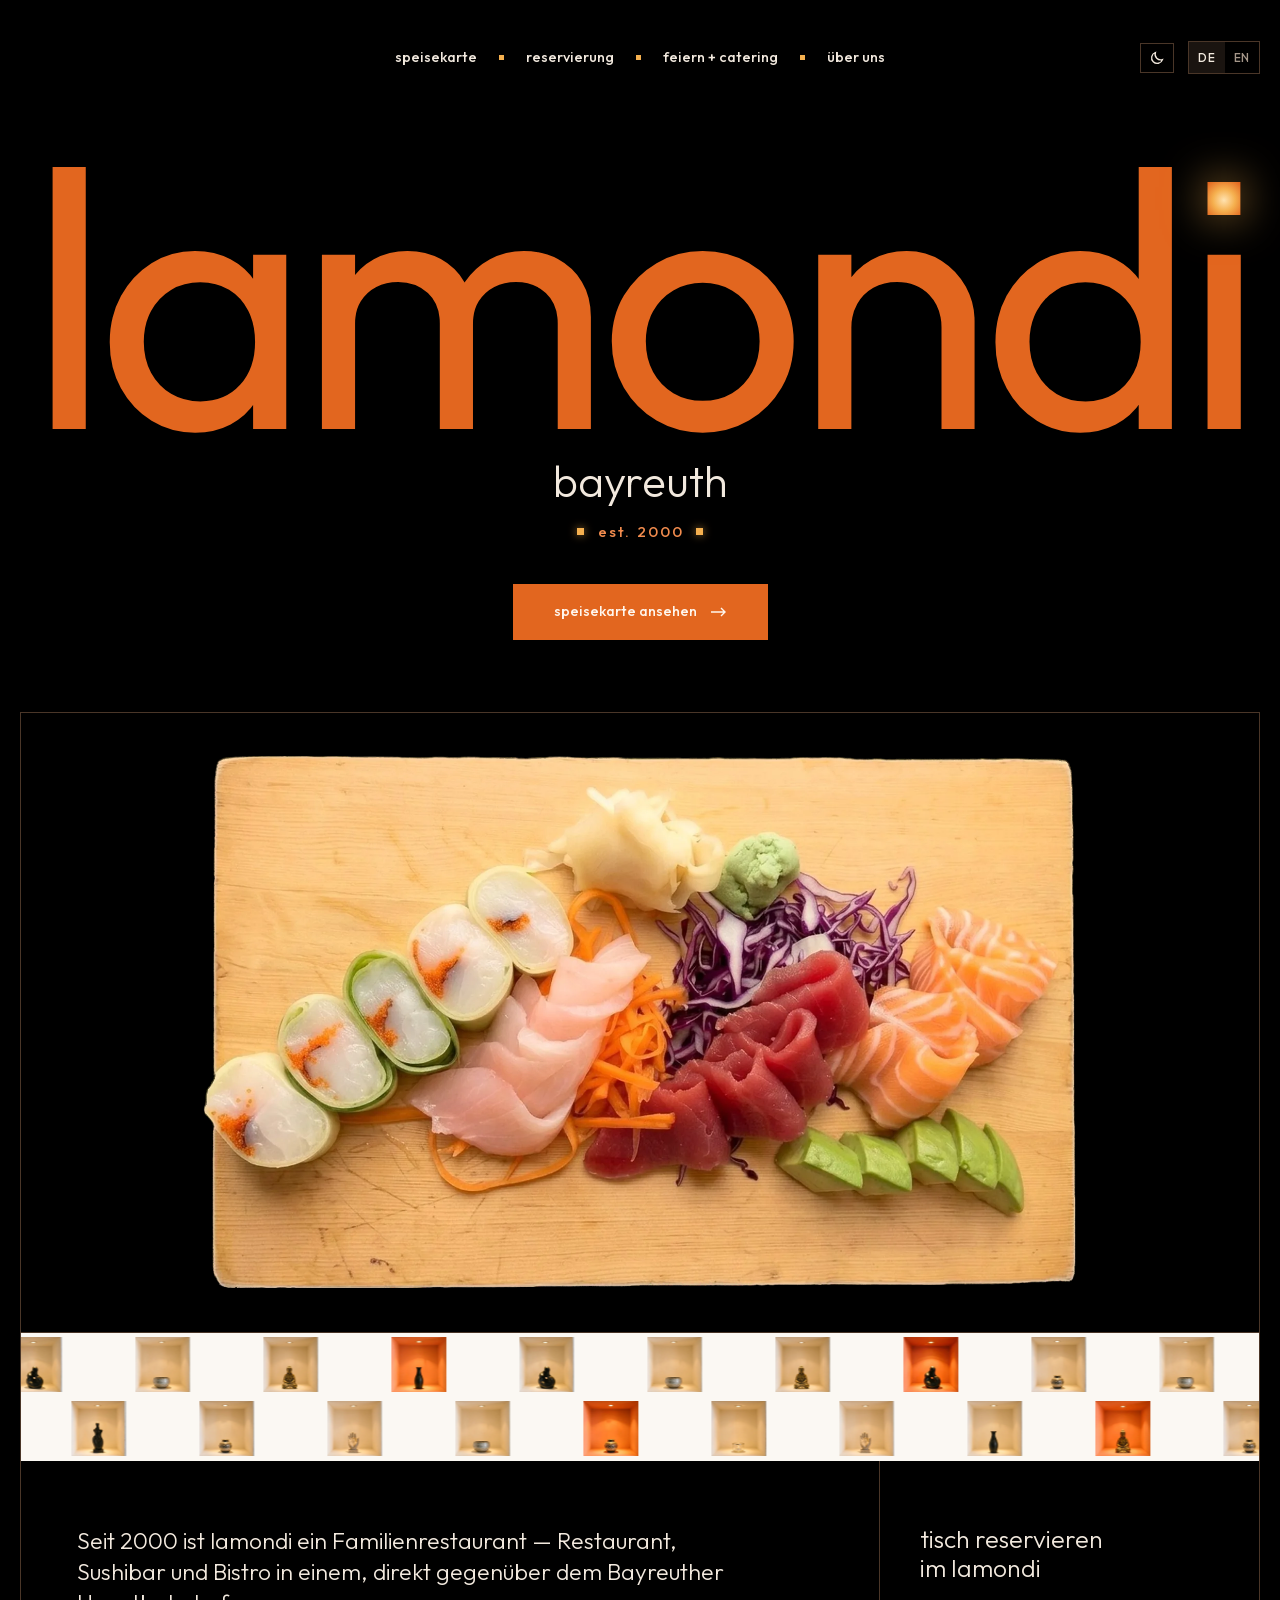
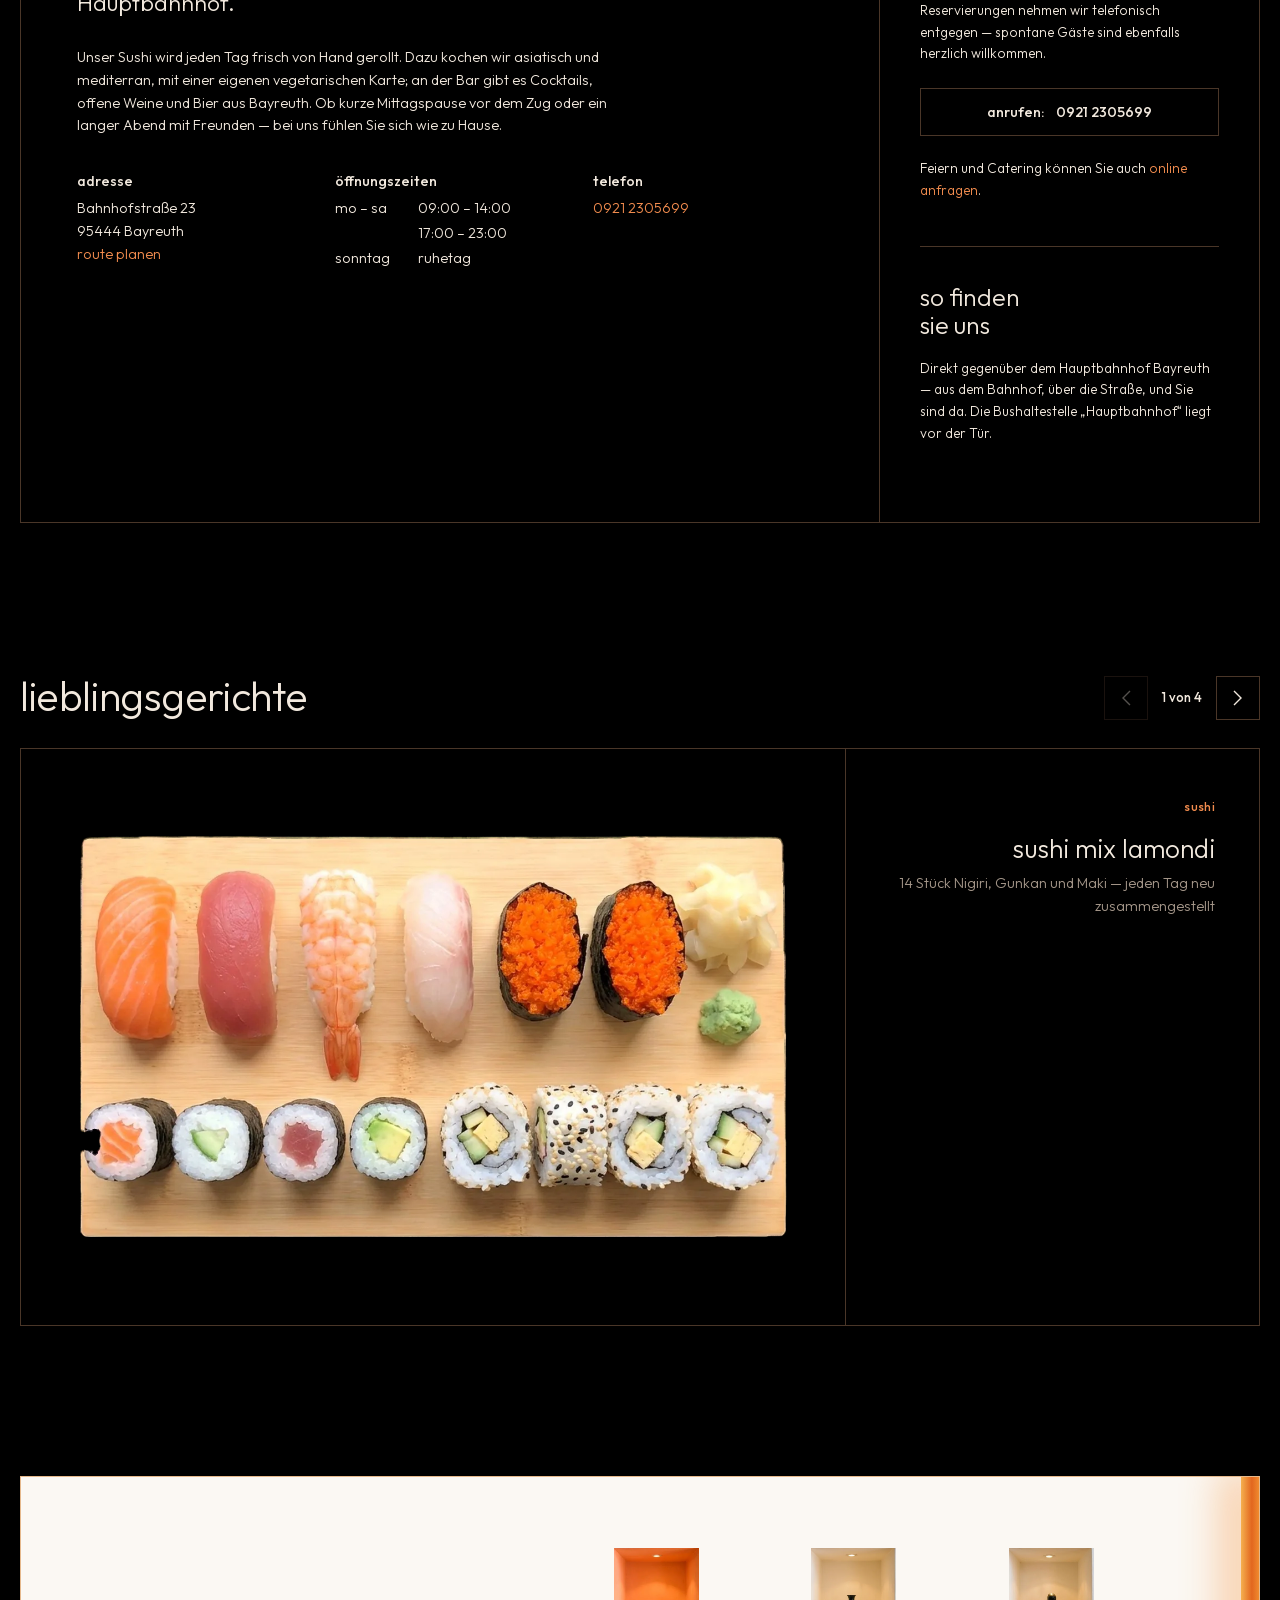
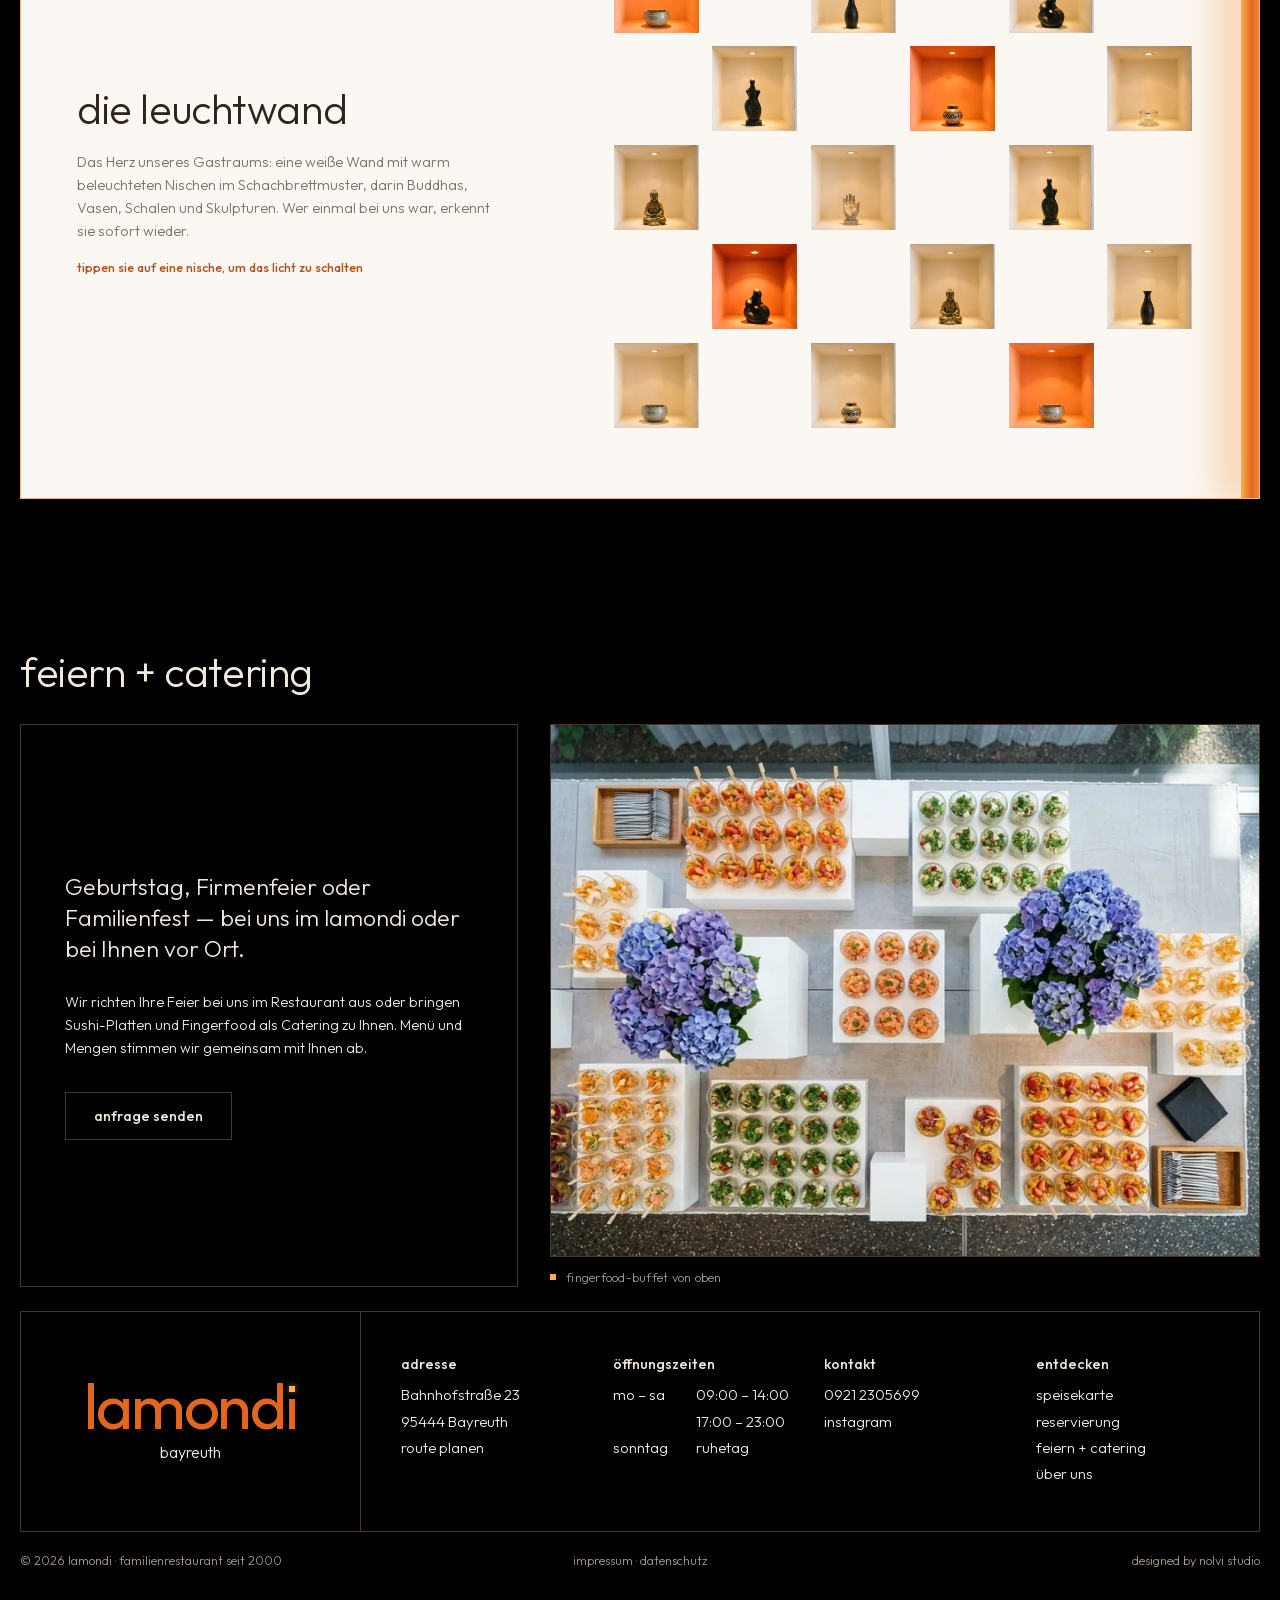
<file: index.html>
<!doctype html>
<html lang="de">
<head>
<meta charset="utf-8">
<meta name="viewport" content="width=device-width, initial-scale=1">
<title>lamondi Bayreuth | Sushi, Bistro + Bar am Hauptbahnhof</title>
<meta name="title-de" content="lamondi Bayreuth | Sushi, Bistro + Bar am Hauptbahnhof">
<meta name="title-en" content="lamondi Bayreuth | Sushi, Bistro + Bar by the Main Station">
<meta name="description" content="lamondi Bayreuth — Restaurant, Sushibar und Bistro direkt gegenüber dem Hauptbahnhof, Familienbetrieb seit 2000. Sushi täglich frisch von Hand, asiatische und mediterrane Küche, Cocktails, offene Weine und Bier aus Bayreuth.">
<!-- Превью ссылки. Сейчас адрес GitHub Pages; при переезде на свой домен заменить https://mrscrawley.github.io/lamondi-site/ -->
<meta property="og:type" content="website">
<meta property="og:site_name" content="lamondi Bayreuth">
<meta property="og:locale" content="de_DE">
<meta property="og:title" content="lamondi Bayreuth | Sushi, Bistro + Bar am Hauptbahnhof">
<meta property="og:description" content="lamondi Bayreuth — Restaurant, Sushibar und Bistro direkt gegenüber dem Hauptbahnhof, Familienbetrieb seit 2000. Sushi täglich frisch von Hand, asiatische und mediterrane Küche, Cocktails, offene Weine und Bier aus Bayreuth.">
<meta property="og:image" content="https://mrscrawley.github.io/lamondi-site/assets/og-image.jpg">
<meta property="og:url" content="https://mrscrawley.github.io/lamondi-site/">
<meta property="og:image:width" content="1200">
<meta property="og:image:height" content="630">
<meta name="twitter:card" content="summary_large_image">
<meta name="theme-color" content="#000000">
<script>try{if(localStorage.getItem("theme")==="light"){document.documentElement.dataset.theme="light";var m=document.querySelector('meta[name="theme-color"]');if(m)m.content="#F8F1E7"}}catch(e){}</script>

<link rel="icon" href="assets/favicon.svg">
<link rel="preload" href="assets/fonts/outfit-latin.woff2" as="font" type="font/woff2" crossorigin>
<!-- страницы сайта готовятся заранее, при наведении на ссылку (Chrome) — переход почти мгновенный -->
<script type="speculationrules">{"prerender":[{"where":{"selector_matches":"a[href$='.html'], a[href*='.html?']"},"eagerness":"moderate"}],"prefetch":[{"where":{"selector_matches":"a[href$='.html'], a[href*='.html#'], a[href*='.html?']"},"eagerness":"eager"}]}</script>
<link rel="stylesheet" href="css/style.css?v=37">
<script src="assets/js/lenis.min.js" defer></script>
<script src="js/site.js?v=40" defer></script>
</head>
<body>
<header id="site-header"></header>

<main>
  <!-- HERO -->
  <section class="hero">
    <div class="container" style="position:relative">
      <h1><span class="hero__word" data-fit><span class="lm" aria-label="lamondi">lamond<span class="idot">ı</span></span></span><span class="hero__sub" style="display:block">bayreuth</span></h1>
      <p class="hero__since"><span>est. 2000</span></p>

      <div class="jump">
        <a class="btn btn--solid btn--menu" href="speisekarte.html"><span data-l="de">speisekarte ansehen</span><span data-l="en">view menu</span><svg class="btn__arrow" viewBox="0 0 16 10" fill="none" stroke="currentColor" stroke-width="1.4" aria-hidden="true"><path d="M0 5h14M10 1l4 4-4 4"/></svg></a>
      </div>
    </div>
  </section>

  <!-- О РЕСТОРАНЕ -->
  <section class="container" id="anfahrt">
    <div class="details border reveal">
      <div class="details__media">
        <img src="assets/img/dish-sashimi-wide.webp?v=a1" srcset="assets/img/dish-sashimi-wide-800.webp?v=a1 800w, assets/img/dish-sashimi-wide.webp?v=a1 2400w" sizes="(max-width: 760px) 100vw, 66vw" alt="Sashimi-Platte auf einem Holzbrett, von oben">
        <!-- видео: положить assets/video.mp4 (H.264) и раскомментировать
        <video data-optional autoplay muted loop playsinline preload="metadata" poster="assets/img/dish-sashimi-wide.jpg?v=d2"><source src="assets/video.mp4" type="video/mp4"></video> -->
      </div>
      <div class="pattern-band" aria-hidden="true"></div>
      <div class="details__grid">
        <div class="details__main">
          <p class="text-xl">
            <span data-l="de">Seit 2000 ist lamondi ein Familienrestaurant — Restaurant, Sushibar und Bistro in einem, direkt gegenüber dem Bayreuther Hauptbahnhof.</span>
            <span data-l="en">A family restaurant since 2000 — lamondi is restaurant, sushi bar and bistro in one, right across from Bayreuth's main station.</span>
          </p>
          <p class="lead">
            <span data-l="de">Unser Sushi wird jeden Tag frisch von Hand gerollt. Dazu kochen wir asiatisch und mediterran, mit einer eigenen vegetarischen Karte; an der Bar gibt es Cocktails, offene Weine und Bier aus Bayreuth. Ob kurze Mittagspause vor dem Zug oder ein langer Abend mit Freunden — bei uns fühlen Sie sich wie zu Hause.</span>
            <span data-l="en">Our sushi is rolled fresh by hand every day. Our kitchen cooks Asian and Mediterranean, with a vegetarian menu of its own; at the bar you'll find cocktails, wine by the glass and beer from Bayreuth. Whether it's a quick lunch before your train or a long evening with friends — make yourself at home.</span>
          </p>
          <div class="info-rows">
            <div>
              <h3><span data-l="de">adresse</span><span data-l="en">address</span></h3>
              <p>Bahnhofstraße 23<br>95444 Bayreuth<br>
              <a data-maps target="_blank" rel="noopener"><span data-l="de">route planen</span><span data-l="en">get directions</span></a></p>
            </div>
            <div>
              <h3><span data-l="de">öffnungszeiten</span><span data-l="en">hours</span></h3>
              <div data-hours></div>
            </div>
            <div>
              <h3><span data-l="de">telefon</span><span data-l="en">phone</span></h3>
              <p><a data-phone></a></p>
            </div>
          </div>
        </div>

        <aside class="details__side">
          <div class="side-block">
            <h2 class="h6"><span data-l="de">tisch reservieren<br>im lamondi</span><span data-l="en">make a reservation<br>at lamondi</span></h2>
            <p><span data-l="de">Reservierungen nehmen wir telefonisch entgegen — spontane Gäste sind ebenfalls herzlich willkommen.</span><span data-l="en">Reservations are taken by phone — walk-ins are always welcome too.</span></p>
            <a class="btn btn--block" data-tel href="tel:+499212305699"><span data-l="de">anrufen:&nbsp;</span><span data-l="en">call:&nbsp;</span><span data-phone-text>0921 2305699</span></a>
            <p><span data-l="de">Feiern und Catering können Sie auch </span><span data-l="en">Parties and catering can also be </span><a href="reservierung.html#catering-anfrage"><span data-l="de">online anfragen</span><span data-l="en">requested online</span></a>.</p>
          </div>
          <div class="side-block">
            <h2 class="h6"><span data-l="de">so finden<br>sie uns</span><span data-l="en">how to<br>find us</span></h2>
            <p><span data-l="de">Direkt gegenüber dem Hauptbahnhof Bayreuth — aus dem Bahnhof, über die Straße, und Sie sind da. Die Bushaltestelle „Hauptbahnhof“ liegt vor der Tür.</span><span data-l="en">Directly opposite Bayreuth main station — step out, cross the street, you're here. The “Hauptbahnhof” bus stop is right outside.</span></p>
          </div>
        </aside>
      </div>
    </div>
  </section>

  <!-- ЛЮБИМЫЕ БЛЮДА -->
  <section class="container section" id="favoriten">
    <div class="sec-head">
      <h2 class="h3"><span data-l="de">lieblingsgerichte</span><span data-l="en">local favourites</span></h2>
      <div class="slider-tools">
        <button class="sq-btn" type="button" data-prev aria-label="Zurück"><svg viewBox="0 0 10 16" fill="none" stroke="currentColor" stroke-width="1.4"><path d="M9 1 2 8l7 7"/></svg></button>
        <span data-slider-count>1 von 4</span>
        <button class="sq-btn" type="button" data-next aria-label="Weiter"><svg viewBox="0 0 10 16" fill="none" stroke="currentColor" stroke-width="1.4"><path d="m1 1 7 7-7 7"/></svg></button>
      </div>
    </div>
    <div class="fav reveal" data-slider>
      <div class="fav__track">
        <article class="fav__slide">
          <div class="fav__img"><img src="assets/img/fav-mix-lamondi.webp" srcset="assets/img/fav-mix-lamondi-800.webp 800w, assets/img/fav-mix-lamondi.webp 1400w" sizes="(max-width: 760px) 100vw, 66vw" alt="Sushi Mix lamondi: Nigiri, Gunkan und Maki auf einem Holzbrett"></div>
          <div class="fav__text"><span class="tag">sushi</span><h3>sushi mix lamondi</h3>
            <p><span data-l="de">14 Stück Nigiri, Gunkan und Maki — jeden Tag neu zusammengestellt</span><span data-l="en">14 pieces of nigiri, gunkan and maki — a new selection every day</span></p></div>
        </article>
        <article class="fav__slide">
          <div class="fav__img"><img src="assets/img/fav-tagesgericht.webp?v=a1" srcset="assets/img/fav-tagesgericht-800.webp?v=a1 800w, assets/img/fav-tagesgericht.webp?v=a1 1435w" sizes="(max-width: 760px) 100vw, 66vw" alt="Rinderfilet mit Riesengarnele und Gemüse"></div>
          <div class="fav__text"><span class="tag"><span data-l="de">tagesgericht</span><span data-l="en">dish of the day</span></span><h3><span data-l="de">rinderfilet + riesengarnele</span><span data-l="en">beef fillet + king prawn</span></h3>
            <p><span data-l="de">Mit Zuckerschoten, Röstkartoffeln und Paprika — eines unserer wechselnden Tagesgerichte. Fragen Sie unser Team, was heute auf der Karte steht.</span><span data-l="en">With snap peas, roast potatoes and peppers — one of our changing dishes of the day. Ask our team what's on today.</span></p></div>
        </article>
        <article class="fav__slide">
          <div class="fav__img"><img src="assets/img/fav-rind.webp?v=a1" srcset="assets/img/fav-rind-800.webp?v=a1 800w, assets/img/fav-rind.webp?v=a1 1080w" sizes="(max-width: 760px) 100vw, 66vw" alt="Angus-Filet mit Gemüse"></div>
          <div class="fav__text"><span class="tag"><span data-l="de">fleisch</span><span data-l="en">meat</span></span><h3>angus-filet</h3>
            <p><span data-l="de">Argentinisches Angus-Filet, rund 200 g, mit Gemüse und Salat</span><span data-l="en">Argentinian Angus fillet, around 200 g, with vegetables and salad</span></p></div>
        </article>
        <article class="fav__slide">
          <div class="fav__img"><img src="assets/img/fav-obst.webp?v=a1" alt="Mangoparfait mit frischen Früchten"></div>
          <div class="fav__text"><span class="tag">dessert</span><h3>mangoparfait</h3>
            <p><span data-l="de">Mangoparfait mit frischen Früchten</span><span data-l="en">Mango parfait with fresh fruit</span></p></div>
        </article>
      </div>
    </div>
  </section>

  <!-- СТЕНА-ШАХМАТКА -->
  <section class="container section" id="leuchtwand">
    <div class="lw reveal">
      <div class="lw__text">
        <h2 class="h3"><span data-l="de">die leuchtwand</span><span data-l="en">the light wall</span></h2>
        <p><span data-l="de">Das Herz unseres Gastraums: eine weiße Wand mit warm beleuchteten Nischen im Schachbrettmuster, darin Buddhas, Vasen, Schalen und Skulpturen. Wer einmal bei uns war, erkennt sie sofort wieder.</span><span data-l="en">The heart of our dining room: a white wall with warmly lit niches in a checkerboard pattern, holding Buddhas, vases, bowls and sculptures. Once you've been here, you'll always recognise it.</span></p>
        <p class="hint"><span data-l="de">tippen sie auf eine nische, um das licht zu schalten</span><span data-l="en">tap a niche to switch its light</span></p>
      </div>
      <div class="lw__grid" data-lightwall aria-label="Leuchtwand"></div>
    </div>
  </section>

  <!-- ПРАЗДНИКИ + КЕЙТЕРИНГ -->
  <section class="container section" id="catering" data-scroll-to=".cat">
    <h2 class="h3"><span data-l="de">feiern + catering</span><span data-l="en">parties + catering</span></h2>
    <div class="cat">
      <div class="cat__text reveal">
        <p class="text-xl"><span data-l="de">Geburtstag, Firmenfeier oder Familienfest — bei uns im lamondi oder bei Ihnen vor Ort.</span><span data-l="en">Birthdays, company events or family celebrations — here at lamondi or at your place.</span></p>
        <p><span data-l="de">Wir richten Ihre Feier bei uns im Restaurant aus oder bringen Sushi-Platten und Fingerfood als Catering zu Ihnen. Menü und Mengen stimmen wir gemeinsam mit Ihnen ab.</span><span data-l="en">We host your celebration here in the restaurant or bring sushi platters and finger food to you as catering. We plan the menu and quantities together with you.</span></p>
        <a class="btn" href="reservierung.html#catering-anfrage"><span data-l="de">anfrage senden</span><span data-l="en">send an enquiry</span></a>
      </div>
      <figure class="cat__main reveal"><img src="assets/img/catering-buffet.webp?v=2" srcset="assets/img/catering-buffet-800.webp?v=2 800w, assets/img/catering-buffet.webp?v=2 1264w" sizes="(max-width: 760px) 100vw, 58vw" alt="Catering-Buffet von lamondi von oben: Fingerfood in Gläsern, weiße Podeste, Hortensien" loading="lazy">
        <figcaption><span data-l="de">fingerfood-buffet von oben</span><span data-l="en">finger food buffet from above</span></figcaption></figure>
    </div>
  </section>

</main>

<footer id="site-footer"></footer>
</body>
</html>
</file>
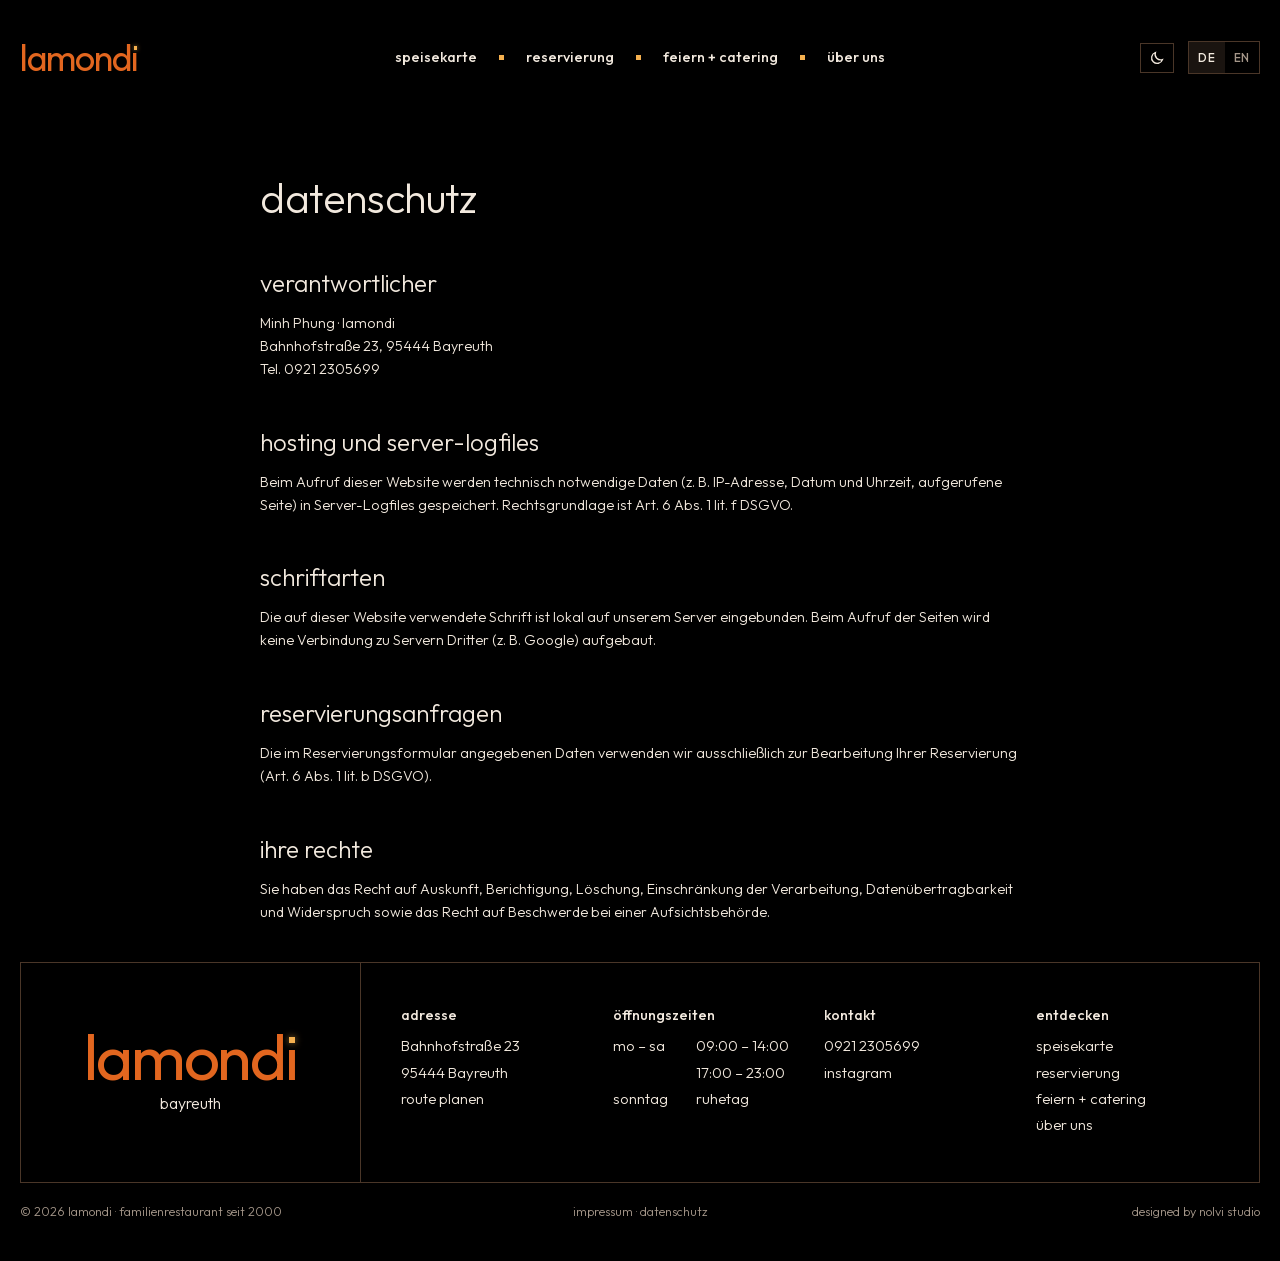
<file: datenschutz.html>
<!doctype html>
<html lang="de">
<head>
<meta charset="utf-8">
<meta name="viewport" content="width=device-width, initial-scale=1">
<title>Datenschutz | lamondi Bayreuth</title>
<meta name="title-de" content="Datenschutz | lamondi Bayreuth">
<meta name="title-en" content="Privacy policy | lamondi Bayreuth">
<meta name="robots" content="noindex">
<!-- Превью ссылки. Сейчас адрес GitHub Pages; при переезде на свой домен заменить https://mrscrawley.github.io/lamondi-site/ -->
<meta property="og:type" content="website">
<meta property="og:site_name" content="lamondi Bayreuth">
<meta property="og:locale" content="de_DE">
<meta property="og:title" content="Datenschutz | lamondi Bayreuth">
<meta property="og:description" content="lamondi — Familienrestaurant seit 2000: Sushi, Bistro und Bar gegenüber dem Hauptbahnhof Bayreuth.">
<meta property="og:image" content="https://mrscrawley.github.io/lamondi-site/assets/og-image.jpg">
<meta property="og:url" content="https://mrscrawley.github.io/lamondi-site/datenschutz.html">
<meta property="og:image:width" content="1200">
<meta property="og:image:height" content="630">
<meta name="twitter:card" content="summary_large_image">
<meta name="theme-color" content="#000000">
<script>try{if(localStorage.getItem("theme")==="light"){document.documentElement.dataset.theme="light";var m=document.querySelector('meta[name="theme-color"]');if(m)m.content="#F8F1E7"}}catch(e){}</script>

<link rel="icon" href="assets/favicon.svg">
<link rel="preload" href="assets/fonts/outfit-latin.woff2" as="font" type="font/woff2" crossorigin>
<!-- страницы сайта готовятся заранее, при наведении на ссылку (Chrome) — переход почти мгновенный -->
<script type="speculationrules">{"prerender":[{"where":{"selector_matches":"a[href$='.html'], a[href*='.html?']"},"eagerness":"moderate"}],"prefetch":[{"where":{"selector_matches":"a[href$='.html'], a[href*='.html#'], a[href*='.html?']"},"eagerness":"eager"}]}</script>
<link rel="stylesheet" href="css/style.css?v=37">
<script src="assets/js/lenis.min.js" defer></script>
<script src="js/site.js?v=40" defer></script>
</head>
<body>
<header id="site-header"></header>

<main class="container" style="padding-top:60px">
  <!-- TODO: ЧЕРНОВИК. Перед запуском проверить юристом / сгенерировать полный текст (напр. e-recht24).
       Шрифт Outfit подключён локально (assets/fonts), запросов к Google нет. -->
  <article class="prose">
    <h1 class="h3"><span data-l="de">datenschutz</span><span data-l="en">privacy policy</span></h1>
    <h2><span data-l="de">verantwortlicher</span><span data-l="en">controller</span></h2>
    <p>Minh Phung · lamondi<br>Bahnhofstraße 23, 95444 Bayreuth<br>Tel. 0921 2305699</p>
    <h2><span data-l="de">hosting und server-logfiles</span><span data-l="en">hosting and server logs</span></h2>
    <p><span data-l="de">Beim Aufruf dieser Website werden technisch notwendige Daten (z. B. IP-Adresse, Datum und Uhrzeit, aufgerufene Seite) in Server-Logfiles gespeichert. Rechtsgrundlage ist Art. 6 Abs. 1 lit. f DSGVO.</span><span data-l="en">When you visit this website, technically necessary data (e.g. IP address, date and time, page requested) is stored in server log files. Legal basis: Art. 6(1)(f) GDPR.</span></p>
    <h2><span data-l="de">schriftarten</span><span data-l="en">fonts</span></h2>
    <p><span data-l="de">Die auf dieser Website verwendete Schrift ist lokal auf unserem Server eingebunden. Beim Aufruf der Seiten wird keine Verbindung zu Servern Dritter (z. B. Google) aufgebaut.</span><span data-l="en">The font used on this website is hosted locally on our server. No connection to third-party servers (e.g. Google) is made when you visit our pages.</span></p>
    <h2><span data-l="de">reservierungsanfragen</span><span data-l="en">reservation requests</span></h2>
    <p><span data-l="de">Die im Reservierungsformular angegebenen Daten verwenden wir ausschließlich zur Bearbeitung Ihrer Reservierung (Art. 6 Abs. 1 lit. b DSGVO).</span><span data-l="en">Data entered in the reservation form is used solely to handle your reservation (Art. 6(1)(b) GDPR).</span></p>
    <h2><span data-l="de">ihre rechte</span><span data-l="en">your rights</span></h2>
    <p><span data-l="de">Sie haben das Recht auf Auskunft, Berichtigung, Löschung, Einschränkung der Verarbeitung, Datenübertragbarkeit und Widerspruch sowie das Recht auf Beschwerde bei einer Aufsichtsbehörde.</span><span data-l="en">You have the right to access, rectification, erasure, restriction of processing, data portability and objection, and the right to lodge a complaint with a supervisory authority.</span></p>
  </article>
</main>

<footer id="site-footer"></footer>
</body>
</html>
</file>
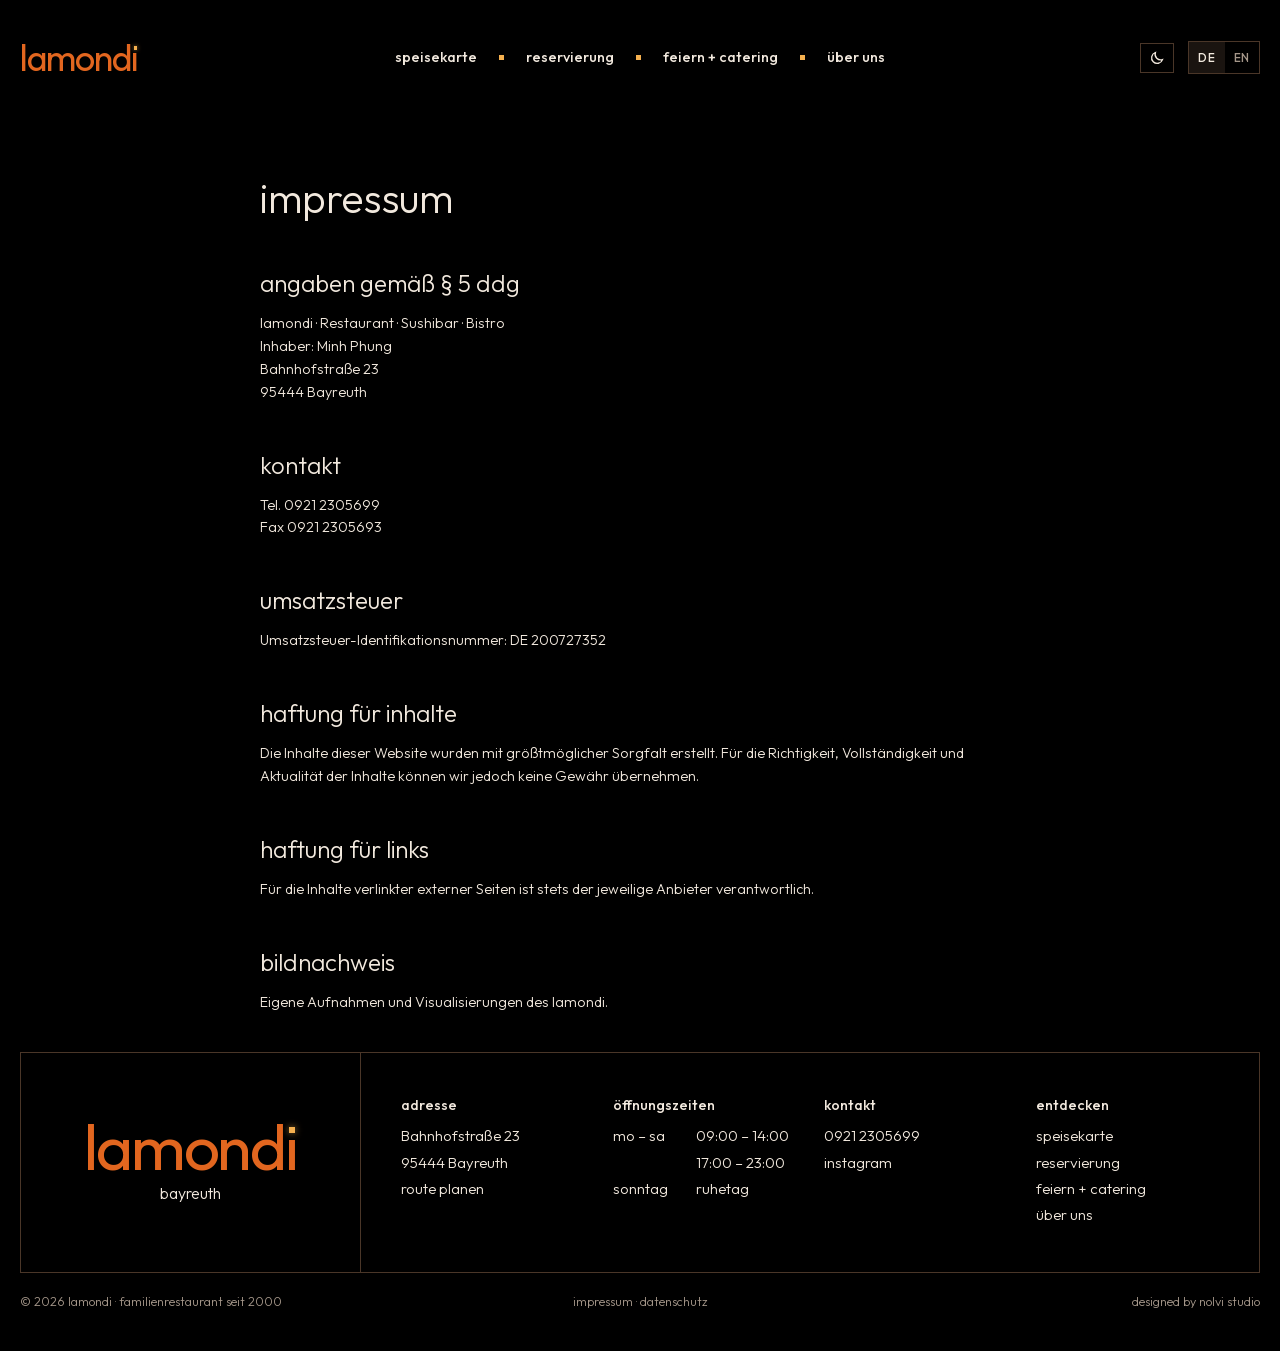
<file: impressum.html>
<!doctype html>
<html lang="de">
<head>
<meta charset="utf-8">
<meta name="viewport" content="width=device-width, initial-scale=1">
<title>Impressum | lamondi Bayreuth</title>
<meta name="title-de" content="Impressum | lamondi Bayreuth">
<meta name="title-en" content="Legal notice | lamondi Bayreuth">
<meta name="robots" content="noindex">
<!-- Превью ссылки. Сейчас адрес GitHub Pages; при переезде на свой домен заменить https://mrscrawley.github.io/lamondi-site/ -->
<meta property="og:type" content="website">
<meta property="og:site_name" content="lamondi Bayreuth">
<meta property="og:locale" content="de_DE">
<meta property="og:title" content="Impressum | lamondi Bayreuth">
<meta property="og:description" content="lamondi — Familienrestaurant seit 2000: Sushi, Bistro und Bar gegenüber dem Hauptbahnhof Bayreuth.">
<meta property="og:image" content="https://mrscrawley.github.io/lamondi-site/assets/og-image.jpg">
<meta property="og:url" content="https://mrscrawley.github.io/lamondi-site/impressum.html">
<meta property="og:image:width" content="1200">
<meta property="og:image:height" content="630">
<meta name="twitter:card" content="summary_large_image">
<meta name="theme-color" content="#000000">
<script>try{if(localStorage.getItem("theme")==="light"){document.documentElement.dataset.theme="light";var m=document.querySelector('meta[name="theme-color"]');if(m)m.content="#F8F1E7"}}catch(e){}</script>

<link rel="icon" href="assets/favicon.svg">
<link rel="preload" href="assets/fonts/outfit-latin.woff2" as="font" type="font/woff2" crossorigin>
<!-- страницы сайта готовятся заранее, при наведении на ссылку (Chrome) — переход почти мгновенный -->
<script type="speculationrules">{"prerender":[{"where":{"selector_matches":"a[href$='.html'], a[href*='.html?']"},"eagerness":"moderate"}],"prefetch":[{"where":{"selector_matches":"a[href$='.html'], a[href*='.html#'], a[href*='.html?']"},"eagerness":"eager"}]}</script>
<link rel="stylesheet" href="css/style.css?v=37">
<script src="assets/js/lenis.min.js" defer></script>
<script src="js/site.js?v=40" defer></script>
</head>
<body>
<header id="site-header"></header>

<main class="container" style="padding-top:60px">
  <!-- Данные взяты со старого сайта sushi-bayreuth.com. TODO: проверить актуальность -->
  <article class="prose">
    <h1 class="h3">impressum</h1>
    <h2><span data-l="de">angaben gemäß § 5 DDG</span><span data-l="en">information pursuant to § 5 DDG</span></h2>
    <p>lamondi · Restaurant · Sushibar · Bistro<br>
      <span data-l="de">Inhaber</span><span data-l="en">Owner</span>: Minh Phung<br>
      Bahnhofstraße 23<br>95444 Bayreuth</p>
    <h2><span data-l="de">kontakt</span><span data-l="en">contact</span></h2>
    <p>Tel. 0921 2305699<br>Fax 0921 2305693</p>
    <h2><span data-l="de">umsatzsteuer</span><span data-l="en">vat</span></h2>
    <p><span data-l="de">Umsatzsteuer-Identifikationsnummer</span><span data-l="en">VAT ID</span>: DE 200727352</p>
    <h2><span data-l="de">haftung für inhalte</span><span data-l="en">liability for content</span></h2>
    <p><span data-l="de">Die Inhalte dieser Website wurden mit größtmöglicher Sorgfalt erstellt. Für die Richtigkeit, Vollständigkeit und Aktualität der Inhalte können wir jedoch keine Gewähr übernehmen.</span><span data-l="en">The content of this website has been prepared with the greatest possible care. However, we cannot guarantee that it is accurate, complete or up to date.</span></p>
    <h2><span data-l="de">haftung für links</span><span data-l="en">liability for links</span></h2>
    <p><span data-l="de">Für die Inhalte verlinkter externer Seiten ist stets der jeweilige Anbieter verantwortlich.</span><span data-l="en">The respective provider is always responsible for the content of linked external pages.</span></p>
    <h2><span data-l="de">bildnachweis</span><span data-l="en">image credits</span></h2>
    <p><span data-l="de">Eigene Aufnahmen und Visualisierungen des lamondi.</span><span data-l="en">Our own photos and visualisations of lamondi.</span></p>
  </article>
</main>

<footer id="site-footer"></footer>
</body>
</html>
</file>
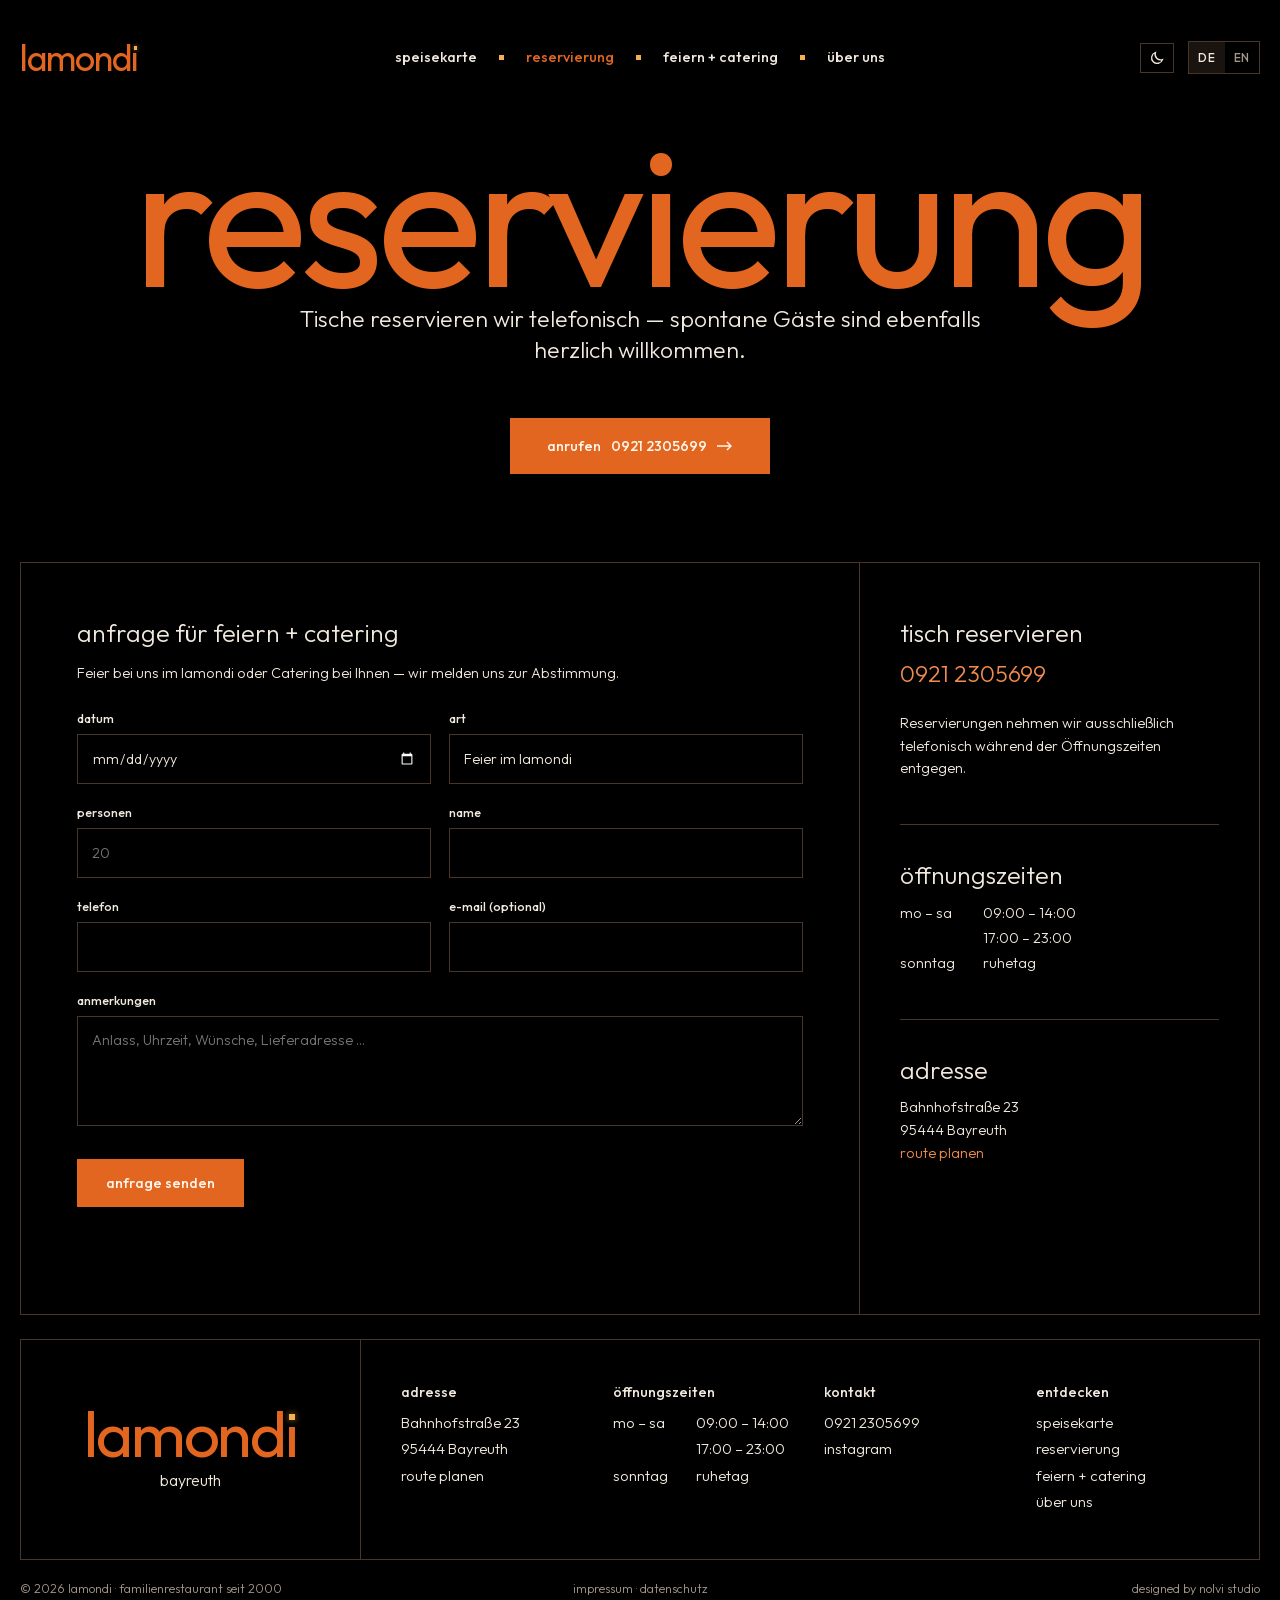
<file: reservierung.html>
<!doctype html>
<html lang="de">
<head>
<meta charset="utf-8">
<meta name="viewport" content="width=device-width, initial-scale=1">
<title>Reservierung | lamondi Bayreuth</title>
<meta name="title-de" content="Reservierung | lamondi Bayreuth">
<meta name="title-en" content="Reservations | lamondi Bayreuth">
<meta name="description" content="Tisch reservieren im lamondi Bayreuth telefonisch unter 0921 2305699. Anfragen für Feiern und Catering online.">
<!-- Превью ссылки. Сейчас адрес GitHub Pages; при переезде на свой домен заменить https://mrscrawley.github.io/lamondi-site/ -->
<meta property="og:type" content="website">
<meta property="og:site_name" content="lamondi Bayreuth">
<meta property="og:locale" content="de_DE">
<meta property="og:title" content="Reservierung | lamondi Bayreuth">
<meta property="og:description" content="Tisch reservieren im lamondi Bayreuth telefonisch unter 0921 2305699. Anfragen für Feiern und Catering online.">
<meta property="og:image" content="https://mrscrawley.github.io/lamondi-site/assets/og-image.jpg">
<meta property="og:url" content="https://mrscrawley.github.io/lamondi-site/reservierung.html">
<meta property="og:image:width" content="1200">
<meta property="og:image:height" content="630">
<meta name="twitter:card" content="summary_large_image">
<meta name="theme-color" content="#000000">
<script>try{if(localStorage.getItem("theme")==="light"){document.documentElement.dataset.theme="light";var m=document.querySelector('meta[name="theme-color"]');if(m)m.content="#F8F1E7"}}catch(e){}</script>

<link rel="icon" href="assets/favicon.svg">
<link rel="preload" href="assets/fonts/outfit-latin.woff2" as="font" type="font/woff2" crossorigin>
<!-- страницы сайта готовятся заранее, при наведении на ссылку (Chrome) — переход почти мгновенный -->
<script type="speculationrules">{"prerender":[{"where":{"selector_matches":"a[href$='.html'], a[href*='.html?']"},"eagerness":"moderate"}],"prefetch":[{"where":{"selector_matches":"a[href$='.html'], a[href*='.html#'], a[href*='.html?']"},"eagerness":"eager"}]}</script>
<link rel="stylesheet" href="css/style.css?v=37">
<script src="assets/js/lenis.min.js" defer></script>
<script src="js/site.js?v=40" defer></script>
</head>
<body>
<header id="site-header"></header>

<main>
  <section class="hero hero--page">
    <div class="container" style="position:relative">
      <h1><span class="hero__word" data-fit=".82"><span data-l="de">reservierung</span><span data-l="en">reservations</span></span></h1>
      <div class="page-intro">
        <p class="text-xl"><span data-l="de">Tische reservieren wir telefonisch — spontane Gäste sind ebenfalls herzlich willkommen.</span><span data-l="en">Table reservations are taken by phone — walk-ins are always welcome too.</span></p>
        <a class="btn btn--solid btn--menu res-call" data-tel href="tel:+499212305699"><span data-l="de">anrufen</span><span data-l="en">call</span> <span data-phone-text>0921 2305699</span><svg class="btn__arrow" viewBox="0 0 16 10" fill="none" stroke="currentColor" stroke-width="1.4" aria-hidden="true"><path d="M0 5h14M10 1l4 4-4 4"/></svg></a>
      </div>
    </div>
  </section>

  <section class="container">
    <div class="res-grid">
      <form class="res-form" id="catering-anfrage" data-reservation>
        <h2 class="h6" style="margin-bottom:24px"><span data-l="de">anfrage für feiern + catering</span><span data-l="en">enquiry for parties + catering</span></h2>
        <p style="margin:-10px 0 24px"><span data-l="de">Feier bei uns im lamondi oder Catering bei Ihnen — wir melden uns zur Abstimmung.</span><span data-l="en">A party here at lamondi or catering at your place — we'll get back to you to plan the details.</span></p>
        <div class="fields">
          <div class="field"><label for="r-date"><span data-l="de">datum</span><span data-l="en">date</span></label><input id="r-date" name="date" type="date" required></div>
          <div class="field"><label for="r-kind"><span data-l="de">art</span><span data-l="en">type</span></label>
            <select id="r-kind" name="kind">
              <option value="Feier im lamondi" data-de="Feier im lamondi" data-en="Party at lamondi">Feier im lamondi</option>
              <option value="Catering" data-de="Catering bei Ihnen" data-en="Catering at your place">Catering bei Ihnen</option>
            </select></div>
          <div class="field" id="gruppe"><label for="r-guests"><span data-l="de">personen</span><span data-l="en">guests</span></label><input id="r-guests" name="guests" type="number" min="5" step="1" inputmode="numeric" placeholder="20" required></div>
          <div class="field"><label for="r-name">name</label><input id="r-name" name="name" type="text" autocomplete="name" required></div>
          <div class="field"><label for="r-phone"><span data-l="de">telefon</span><span data-l="en">phone</span></label><input id="r-phone" name="phone" type="tel" autocomplete="tel" required></div>
          <div class="field"><label for="r-email"><span data-l="de">e-mail (optional)</span><span data-l="en">e-mail (optional)</span></label><input id="r-email" name="email" type="email" autocomplete="email"></div>
          <div class="field full"><label for="r-note"><span data-l="de">anmerkungen</span><span data-l="en">notes</span></label>
            <textarea id="r-note" name="note" data-ph-de="Anlass, Uhrzeit, Wünsche, Lieferadresse …" data-ph-en="Occasion, time, wishes, delivery address …" placeholder="Anlass, Uhrzeit, Wünsche, Lieferadresse …"></textarea></div>
        </div>
        <button class="btn btn--solid" type="submit" style="margin-top:26px"><span data-l="de">anfrage senden</span><span data-l="en">send request</span></button>
        <p class="form-msg" aria-live="polite"></p>
      </form>

      <aside class="res-side">
        <div class="side-block">
          <h2 class="h6"><span data-l="de">tisch reservieren</span><span data-l="en">book a table</span></h2>
          <p class="text-xl" style="margin-top:10px"><a data-phone></a></p>
          <p><span data-l="de">Reservierungen nehmen wir ausschließlich telefonisch während der Öffnungszeiten entgegen.</span><span data-l="en">Reservations are taken by phone only, during opening hours.</span></p>
        </div>
        <div class="side-block">
          <h2 class="h6"><span data-l="de">öffnungszeiten</span><span data-l="en">opening hours</span></h2>
          <div data-hours style="margin-top:12px"></div>
        </div>
        <div class="side-block">
          <h2 class="h6"><span data-l="de">adresse</span><span data-l="en">address</span></h2>
          <p style="margin-top:12px">Bahnhofstraße 23<br>95444 Bayreuth<br><a data-maps target="_blank" rel="noopener"><span data-l="de">route planen</span><span data-l="en">get directions</span></a></p>
        </div>
      </aside>
    </div>
  </section>
</main>

<footer id="site-footer"></footer>
</body>
</html>
</file>
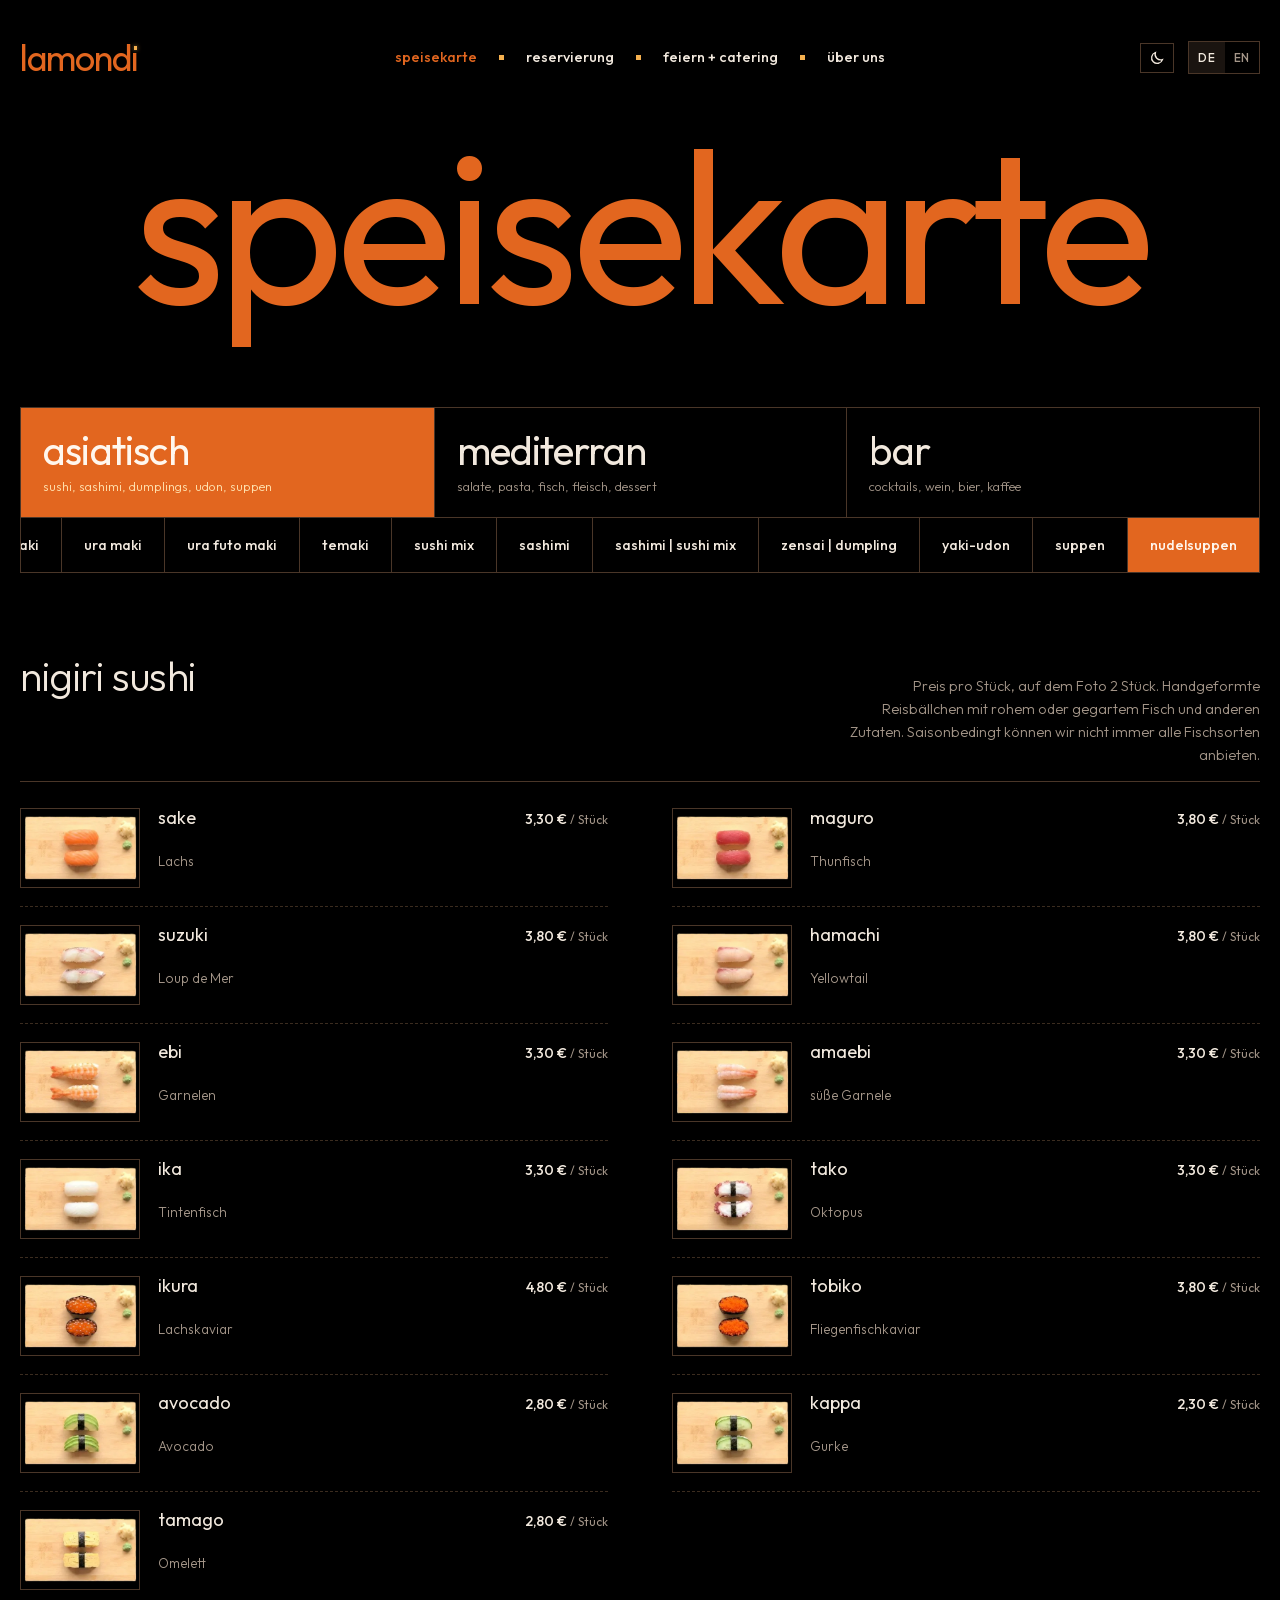
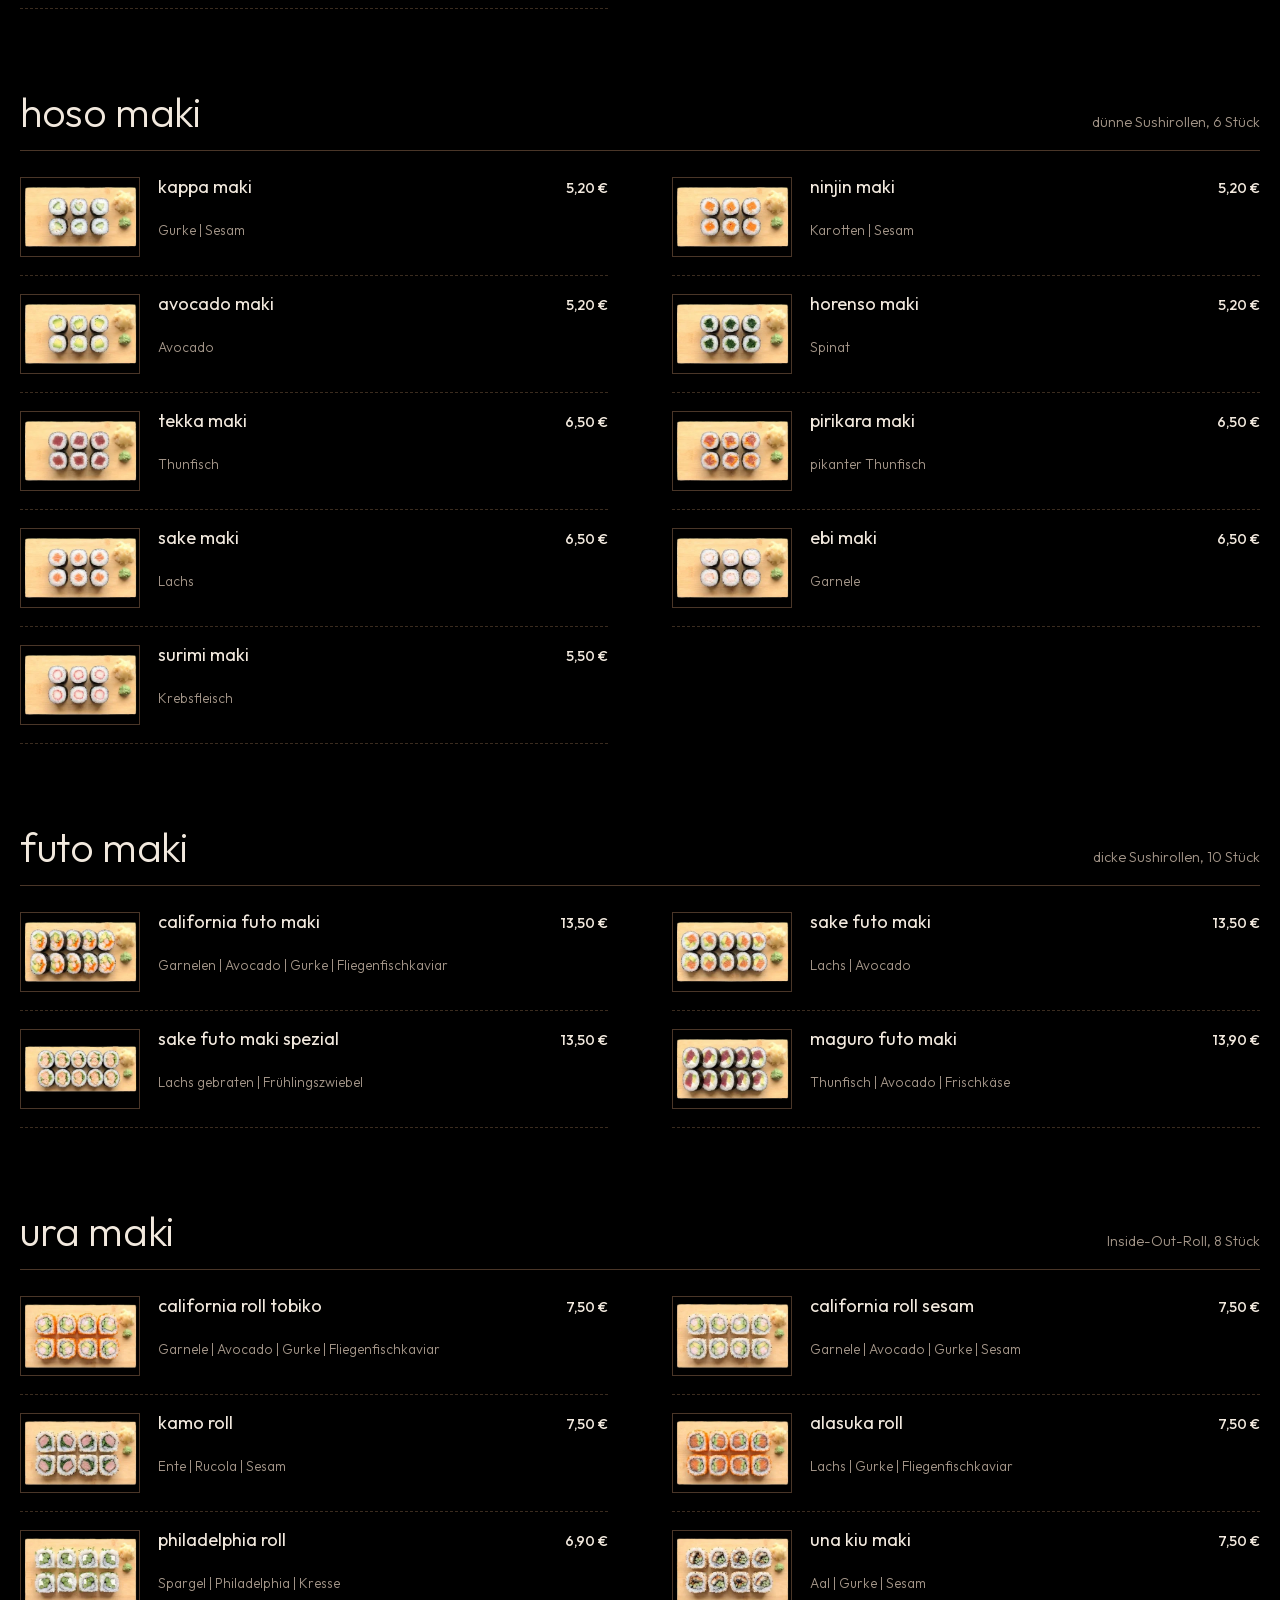
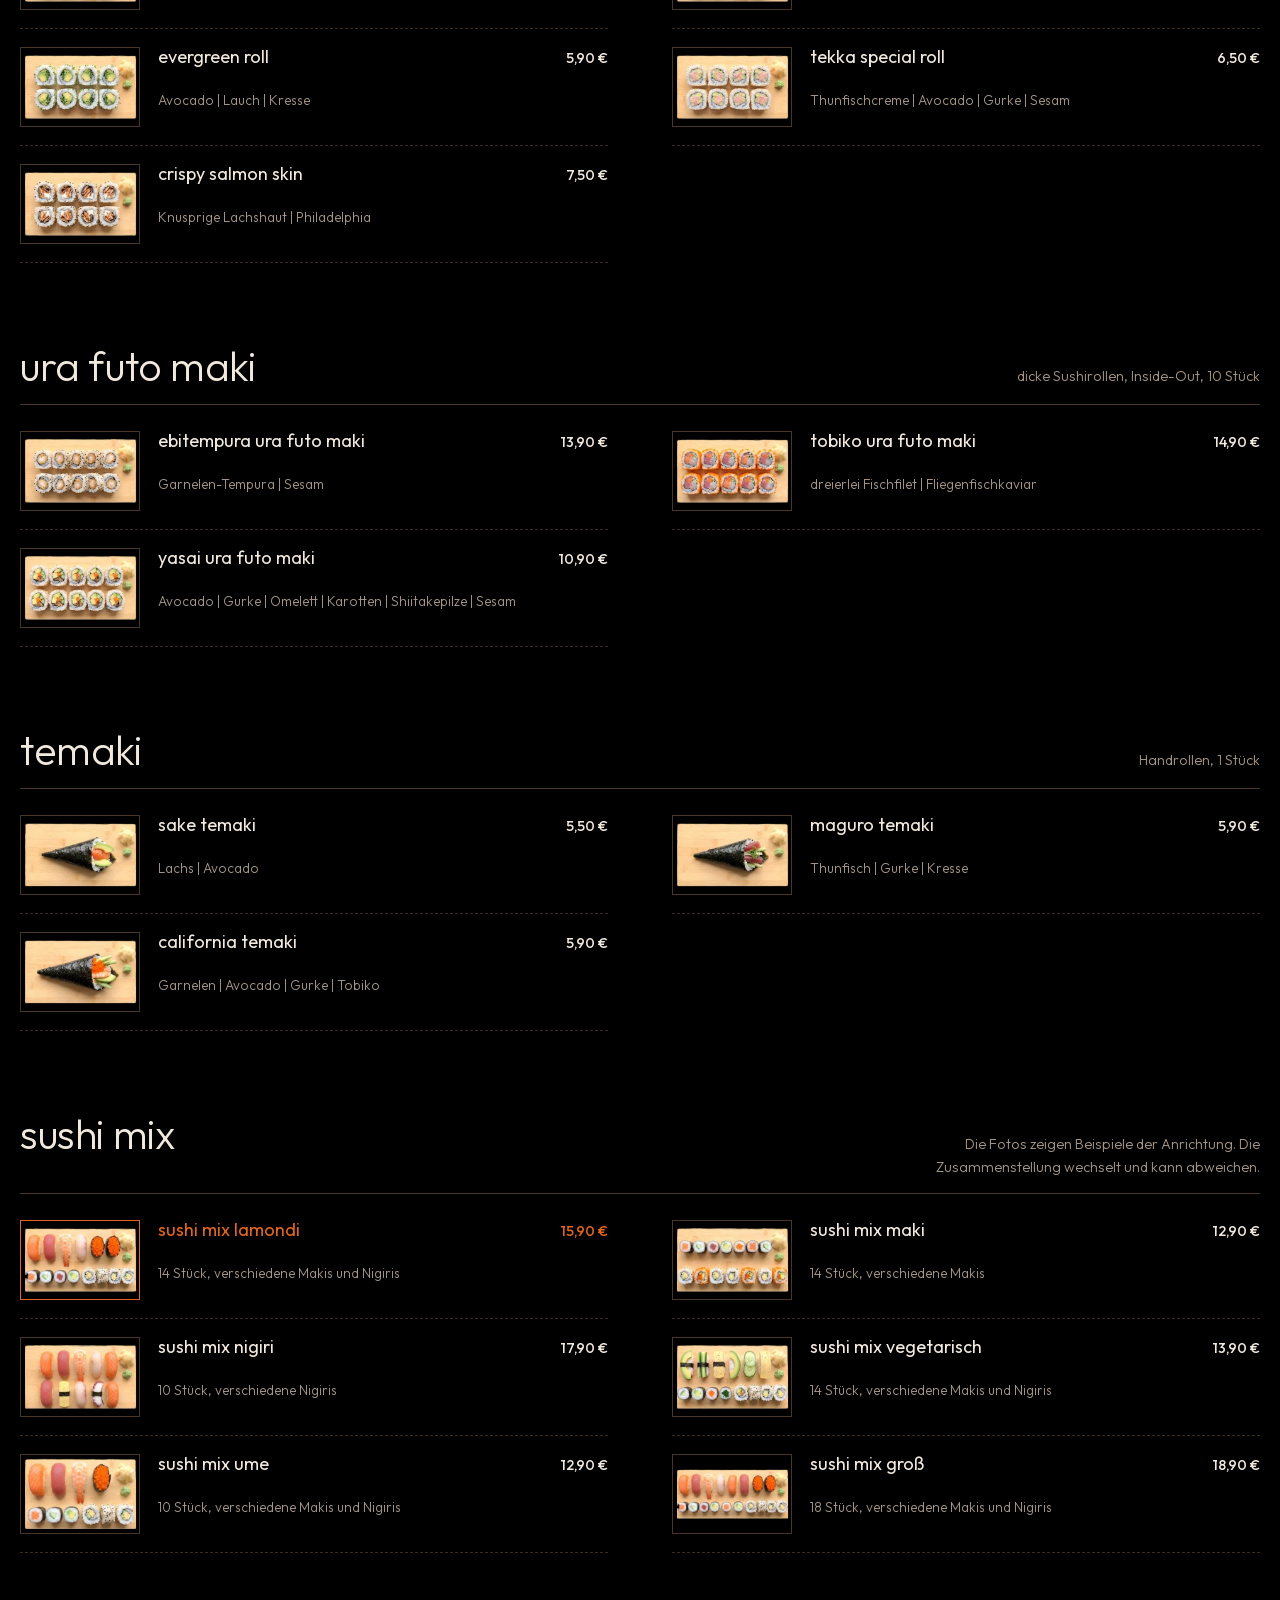
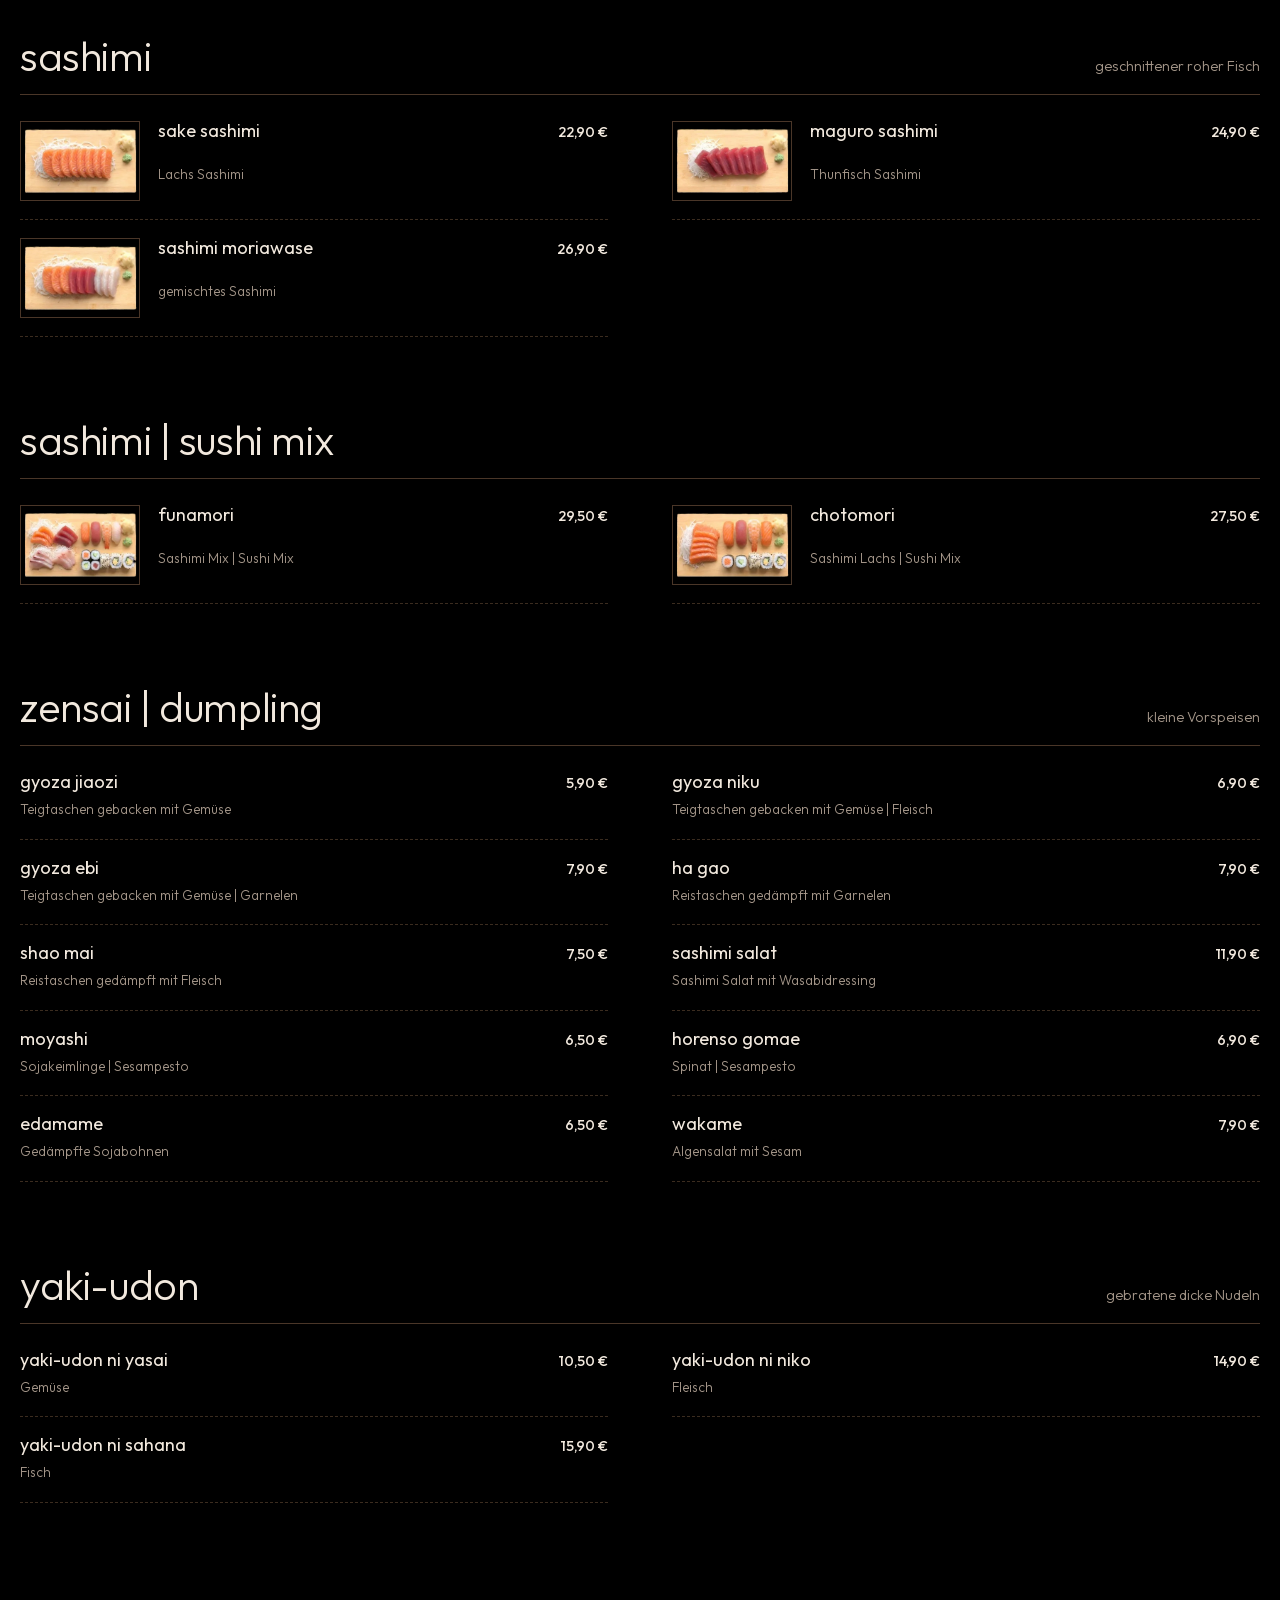
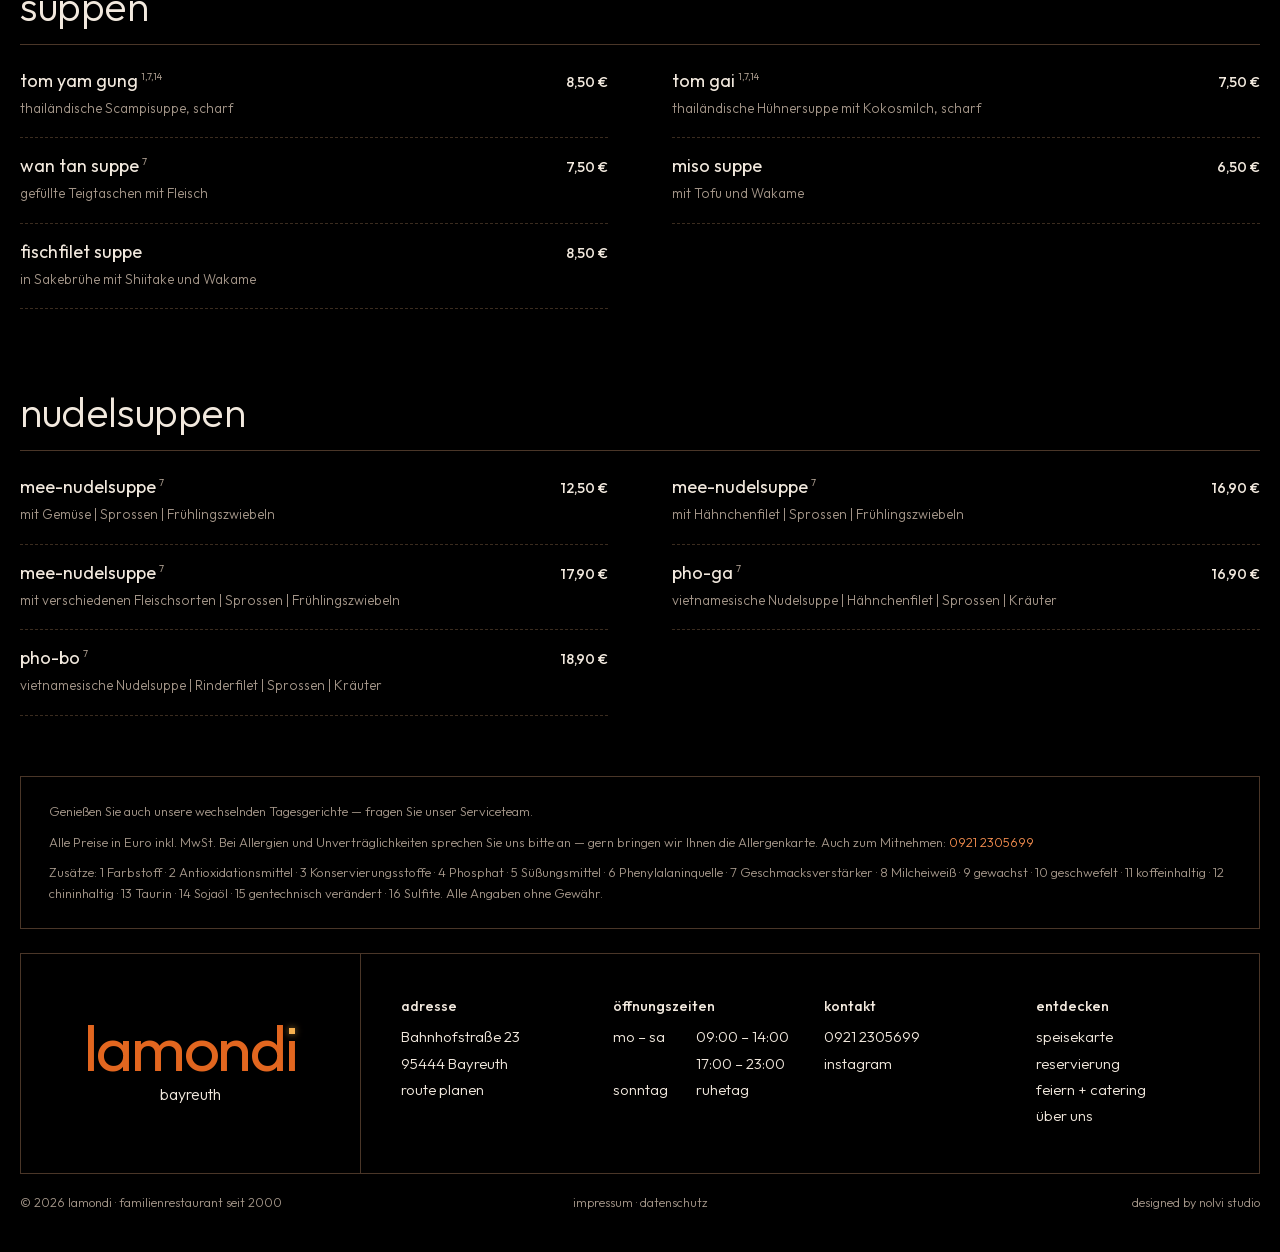
<file: speisekarte.html>
<!doctype html>
<html lang="de">
<head>
<meta charset="utf-8">
<meta name="viewport" content="width=device-width, initial-scale=1">
<title>Speisekarte | lamondi Bayreuth</title>
<meta name="title-de" content="Speisekarte | lamondi Bayreuth">
<meta name="title-en" content="Menu | lamondi Bayreuth">
<meta name="description" content="Speisekarte des lamondi in Bayreuth: Sushi, Sashimi, Dumplings und Udon, mediterrane Küche mit Salaten, Pasta, Fisch und Fleisch, dazu Cocktails, Wein und Bier.">
<!-- Превью ссылки. Сейчас адрес GitHub Pages; при переезде на свой домен заменить https://mrscrawley.github.io/lamondi-site/ -->
<meta property="og:type" content="website">
<meta property="og:site_name" content="lamondi Bayreuth">
<meta property="og:locale" content="de_DE">
<meta property="og:title" content="Speisekarte | lamondi Bayreuth">
<meta property="og:description" content="Speisekarte des lamondi in Bayreuth: Sushi, Sashimi, Dumplings und Udon, mediterrane Küche mit Salaten, Pasta, Fisch und Fleisch, dazu Cocktails, Wein und Bier.">
<meta property="og:image" content="https://mrscrawley.github.io/lamondi-site/assets/og-image.jpg">
<meta property="og:url" content="https://mrscrawley.github.io/lamondi-site/speisekarte.html">
<meta property="og:image:width" content="1200">
<meta property="og:image:height" content="630">
<meta name="twitter:card" content="summary_large_image">
<meta name="theme-color" content="#000000">
<script>try{if(localStorage.getItem("theme")==="light"){document.documentElement.dataset.theme="light";var m=document.querySelector('meta[name="theme-color"]');if(m)m.content="#F8F1E7"}}catch(e){}</script>

<link rel="icon" href="assets/favicon.svg">
<link rel="preload" href="assets/fonts/outfit-latin.woff2" as="font" type="font/woff2" crossorigin>
<!-- страницы сайта готовятся заранее, при наведении на ссылку (Chrome) — переход почти мгновенный -->
<script type="speculationrules">{"prerender":[{"where":{"selector_matches":"a[href$='.html'], a[href*='.html?']"},"eagerness":"moderate"}],"prefetch":[{"where":{"selector_matches":"a[href$='.html'], a[href*='.html#'], a[href*='.html?']"},"eagerness":"eager"}]}</script>
<link rel="stylesheet" href="css/style.css?v=37">
<script src="js/menu-data.js?v=9" defer></script>
<script src="assets/js/lenis.min.js" defer></script>
<script src="js/site.js?v=40" defer></script>
</head>
<body>
<header id="site-header"></header>

<main>
  <section class="hero hero--page">
    <div class="container" style="position:relative">
      <h1><span class="hero__word" data-fit=".82"><span data-l="de">speisekarte</span><span data-l="en">menu</span></span></h1>
    </div>
  </section>


  <div class="container">
    <div class="menu-groups" id="menu-groups" role="tablist"></div>
    <nav class="menu-tabs" aria-label="Kategorien" id="menu-tabs"></nav>
    <div id="menu"></div>
    <div class="menu-note">
      <p><span data-l="de">Genießen Sie auch unsere wechselnden Tagesgerichte — fragen Sie unser Serviceteam.</span><span data-l="en">Ask our team about the changing dishes of the day.</span></p>
      <p><span data-l="de">Alle Preise in Euro inkl. MwSt. Bei Allergien und Unverträglichkeiten sprechen Sie uns bitte an — gern bringen wir Ihnen die Allergenkarte. Auch zum Mitnehmen: </span><span data-l="en">All prices in euro incl. VAT. If you have allergies or intolerances, please let us know — we'll gladly bring you the allergen menu. Also available to take away: </span><a data-phone></a></p>
      <p id="additives"></p>
    </div>
  </div>
</main>

<footer id="site-footer"></footer>

<script>
document.addEventListener("DOMContentLoaded", () => {
  const T = (de, en) => `<span data-l="de">${de}</span><span data-l="en">${en ?? de}</span>`;
  const SUB = {
    asiatisch: ["sushi, sashimi, dumplings, udon, suppen", "sushi, sashimi, dumplings, udon, soups"],
    mediterran: ["salate, pasta, fisch, fleisch, dessert", "salads, pasta, fish, meat, dessert"],
    bar: ["cocktails, wein, bier, kaffee", "cocktails, wine, beer, coffee"],
  };
  const groups = document.getElementById("menu-groups");
  const tabsEl = document.getElementById("menu-tabs");
  const menuEl = document.getElementById("menu");

  groups.innerHTML = MENU.map(g => `<button type="button" role="tab" data-group="${g.id}">
    <b>${T(g.de, g.en)}</b><small>${T(...SUB[g.id])}</small></button>`).join("");
  document.getElementById("additives").innerHTML = T(
    "Zusätze: " + ADDITIVES.map((a, i) => `${i + 1} ${a[0]}`).join(" · ") + ". Alle Angaben ohne Gewähr.",
    "Additives: " + ADDITIVES.map((a, i) => `${i + 1} ${a[1]}`).join(" · ") + ". All information without guarantee.");

  const dish = (d, c) => {
    const vol = d.v ? `<span class="vol">${T(d.v, d.v.replace(",", "."))}</span>` : "";
    const desc = d.dDe ? T(d.dDe, d.dEn) : "";
    const thumb = d.img ? `<button class="dish__thumb" type="button" data-zoom="assets/img/sushi/${d.img}.webp?v=a1" aria-label="Foto"><img src="assets/img/sushi/${d.img}-s.webp?v=a1" alt="" loading="lazy"></button>` : "";
    return `<div class="dish${d.img ? " dish--img" : ""}${d.hl ? " dish--hl" : ""}">
      ${thumb}
      <h3>${T(d.de, d.en)}${d.z ? `<sup>${d.z}</sup>` : ""}</h3>
      <span class="price">${d.p} €${c.unitDe ? `<small> / ${T(c.unitDe, c.unitEn)}</small>` : ""}</span>
      ${vol || desc ? `<p>${[vol, desc].filter(Boolean).join(" · ")}</p>` : ""}
    </div>`;
  };

  let io;
  function show(id, scrollTo) {
    const g = MENU.find(x => x.id === id) || MENU[0];
    groups.querySelectorAll("button").forEach(b => {
      const on = b.dataset.group === g.id;
      b.classList.toggle("is-active", on); b.setAttribute("aria-selected", on);
    });
    tabsEl.innerHTML = g.cats.map(c => `<a href="#${c.id}">${T(c.de, c.en)}</a>`).join("");
    menuEl.innerHTML = g.cats.map(c => `
      <section class="menu-cat" id="${c.id}">
        <div class="menu-cat__head">
          <h2 class="h3">${T(c.de, c.en)}</h2>
          ${c.noteDe ? `<p>${T(c.noteDe, c.noteEn)}</p>` : ""}
        </div>
        <div class="menu-list">${c.items.map(d => dish(d, c)).join("")}</div>
      </section>`).join("");
    // подсветка активной вкладки
    io?.disconnect();
    const tabs = [...tabsEl.querySelectorAll("a")];
    io = new IntersectionObserver(es => es.forEach(e => {
      if (!e.isIntersecting) return;
      tabs.forEach(t => {
        const on = t.getAttribute("href") === "#" + e.target.id;
        t.classList.toggle("is-active", on);
        if (on) t.scrollIntoView({ block: "nearest", inline: "nearest" });
      });
    }), { rootMargin: "-45% 0px -50% 0px" });
    menuEl.querySelectorAll(".menu-cat").forEach(s => io.observe(s));
    if (scrollTo) (document.fonts?.ready ?? Promise.resolve()).then(() => document.getElementById(scrollTo)?.scrollIntoView());
  }

  groups.addEventListener("click", e => {
    const b = e.target.closest("button"); if (!b) return;
    show(b.dataset.group);
    history.replaceState(null, "", "#" + b.dataset.group);
  });

  // фото блюда крупно
  const lb = document.createElement("div");
  lb.className = "lightbox"; lb.innerHTML = `<figure><img alt=""><figcaption></figcaption></figure>`;
  document.body.append(lb);
  const closeLb = () => lb.classList.remove("is-open");
  menuEl.addEventListener("click", e => {
    const b = e.target.closest("[data-zoom]"); if (!b) return;
    const dish = b.closest(".dish");
    lb.querySelector("img").src = b.dataset.zoom;
    lb.querySelector("img").alt = dish.querySelector("h3").innerText;
    lb.querySelector("figcaption").innerHTML = dish.querySelector("h3").outerHTML.replace(/<sup>.*?<\/sup>/, "") + dish.querySelector(".price").outerHTML;
    lb.classList.add("is-open");
  });
  lb.addEventListener("click", closeLb);
  addEventListener("keydown", e => { if (e.key === "Escape") closeLb(); });

  // #bar, #nigiri … — открыть нужную часть меню
  const h = location.hash.slice(1);
  const byCat = MENU.find(g => g.cats.some(c => c.id === h));
  show(byCat ? byCat.id : h, byCat ? h : null);
});
</script>
</body>
</html>
</file>
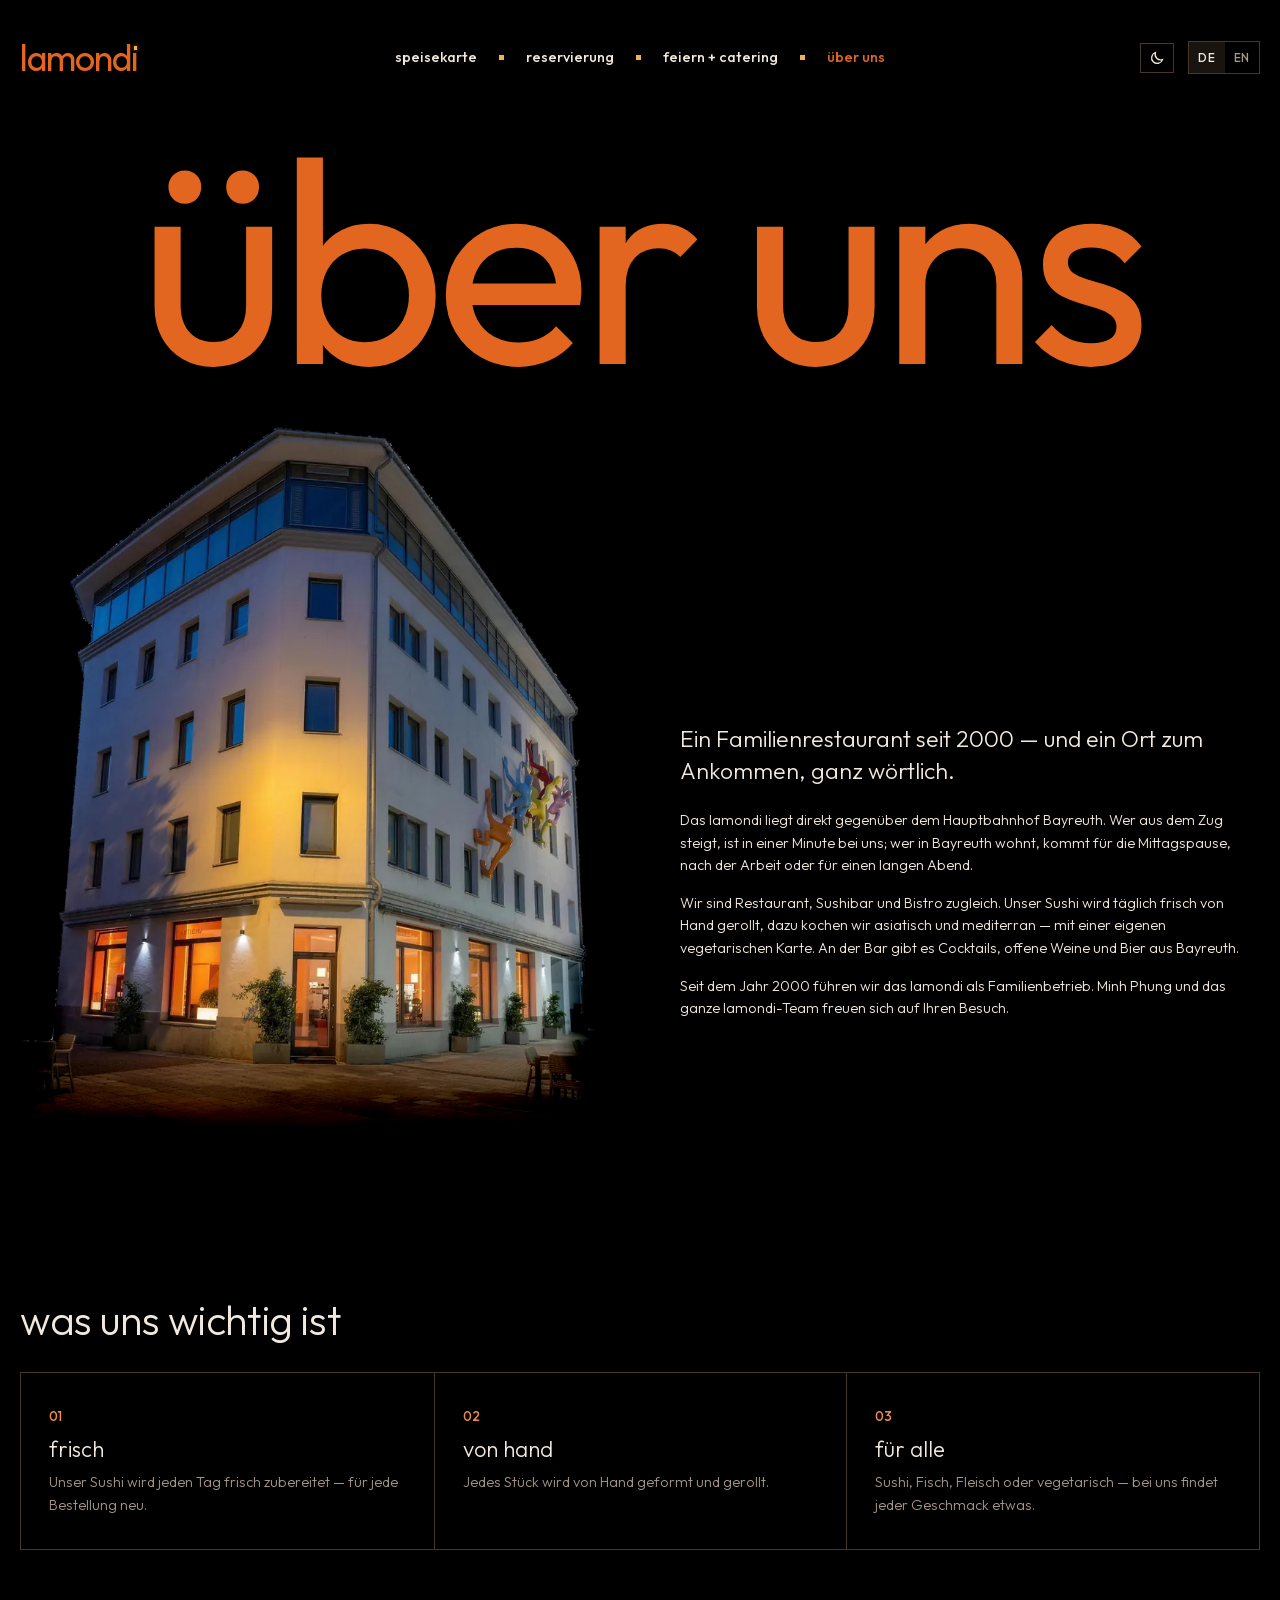
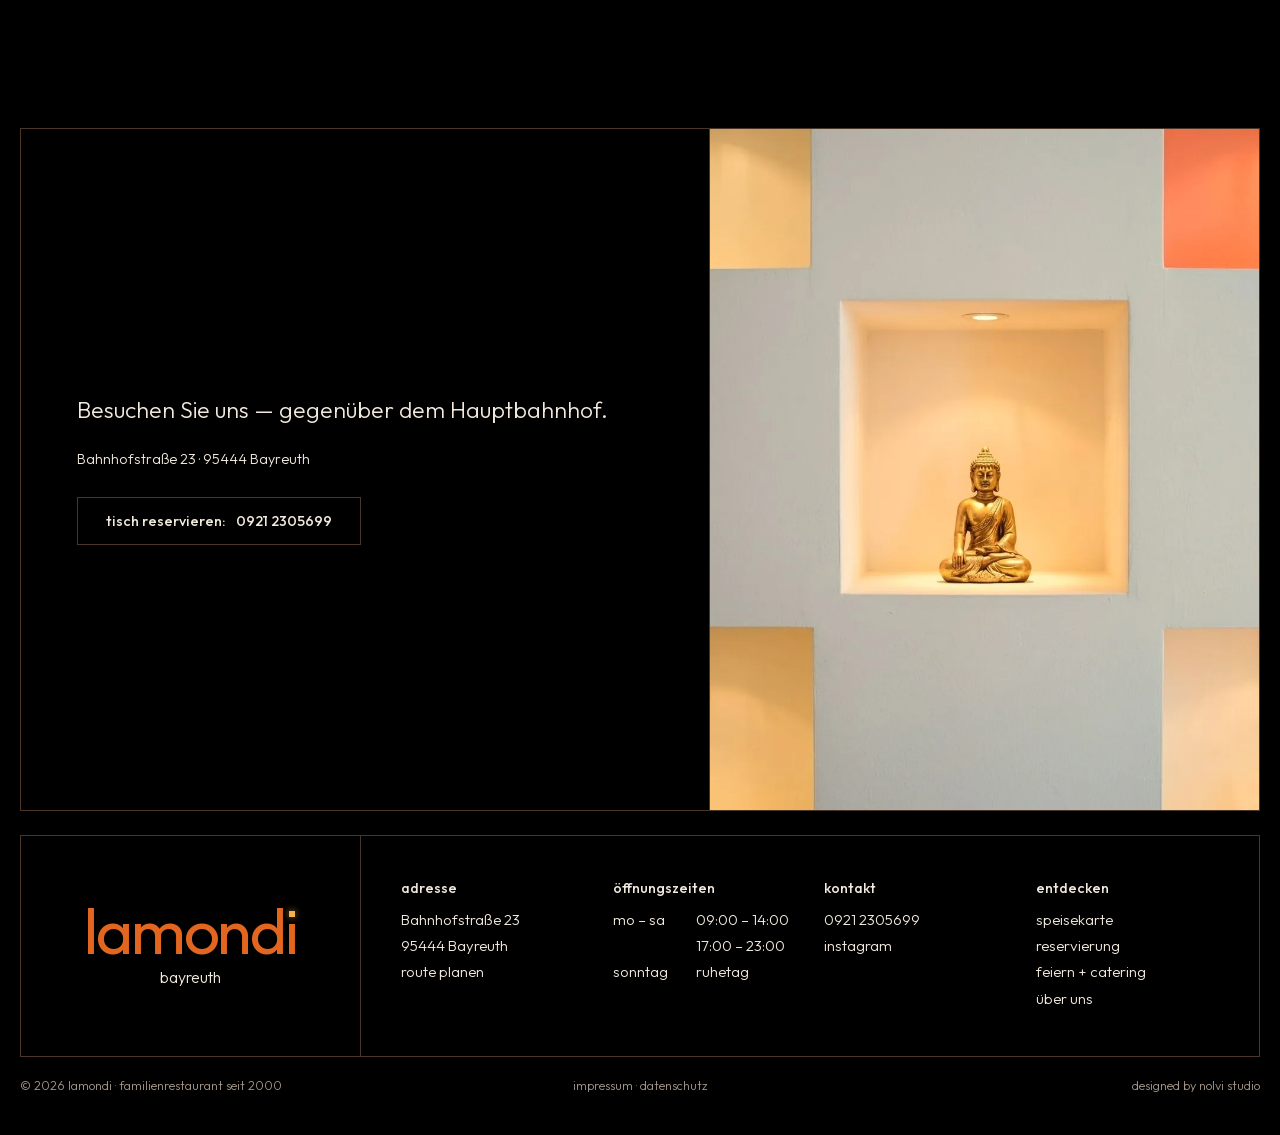
<file: ueber-uns.html>
<!doctype html>
<html lang="de">
<head>
<meta charset="utf-8">
<meta name="viewport" content="width=device-width, initial-scale=1">
<title>Über uns | lamondi Bayreuth</title>
<meta name="title-de" content="Über uns | lamondi Bayreuth">
<meta name="title-en" content="About us | lamondi Bayreuth">
<meta name="description" content="lamondi — Familienrestaurant seit 2000: Restaurant, Sushibar und Bistro gegenüber dem Hauptbahnhof Bayreuth. Unsere Geschichte und was uns wichtig ist.">
<!-- Превью ссылки. Сейчас адрес GitHub Pages; при переезде на свой домен заменить https://mrscrawley.github.io/lamondi-site/ -->
<meta property="og:type" content="website">
<meta property="og:site_name" content="lamondi Bayreuth">
<meta property="og:locale" content="de_DE">
<meta property="og:title" content="Über uns | lamondi Bayreuth">
<meta property="og:description" content="lamondi — Familienrestaurant seit 2000: Restaurant, Sushibar und Bistro gegenüber dem Hauptbahnhof Bayreuth. Unsere Geschichte und was uns wichtig ist.">
<meta property="og:image" content="https://mrscrawley.github.io/lamondi-site/assets/og-image.jpg">
<meta property="og:url" content="https://mrscrawley.github.io/lamondi-site/ueber-uns.html">
<meta property="og:image:width" content="1200">
<meta property="og:image:height" content="630">
<meta name="twitter:card" content="summary_large_image">
<meta name="theme-color" content="#000000">
<script>try{if(localStorage.getItem("theme")==="light"){document.documentElement.dataset.theme="light";var m=document.querySelector('meta[name="theme-color"]');if(m)m.content="#F8F1E7"}}catch(e){}</script>

<link rel="icon" href="assets/favicon.svg">
<link rel="preload" href="assets/fonts/outfit-latin.woff2" as="font" type="font/woff2" crossorigin>
<!-- страницы сайта готовятся заранее, при наведении на ссылку (Chrome) — переход почти мгновенный -->
<script type="speculationrules">{"prerender":[{"where":{"selector_matches":"a[href$='.html'], a[href*='.html?']"},"eagerness":"moderate"}],"prefetch":[{"where":{"selector_matches":"a[href$='.html'], a[href*='.html#'], a[href*='.html?']"},"eagerness":"eager"}]}</script>
<link rel="stylesheet" href="css/style.css?v=37">
<script src="assets/js/lenis.min.js" defer></script>
<script src="js/site.js?v=40" defer></script>
</head>
<body>
<header id="site-header"></header>

<main>
  <section class="hero hero--page">
    <div class="container" style="position:relative">
      <h1><span class="hero__word" data-fit=".82"><span data-l="de">über uns</span><span data-l="en">about us</span></span></h1>
    </div>
  </section>

  <!-- TODO: историю дополнить реальными фактами (год открытия и т. п.) -->
  <section class="container">
    <div class="story story--mid">
      <div class="story__img story__img--free reveal"><img src="assets/img/eingang.webp?v=a1" srcset="assets/img/eingang-800.webp?v=a1 800w, assets/img/eingang.webp?v=a1 1600w" sizes="(max-width: 900px) 100vw, 50vw" alt="Haupteingang des lamondi an der Bahnhofstraße am Abend"></div>
      <div class="reveal">
        <p class="text-xl"><span data-l="de">Ein Familienrestaurant seit 2000 — und ein Ort zum Ankommen, ganz wörtlich.</span><span data-l="en">A family restaurant since 2000 — and a place to arrive, quite literally.</span></p>
        <p><span data-l="de">Das lamondi liegt direkt gegenüber dem Hauptbahnhof Bayreuth. Wer aus dem Zug steigt, ist in einer Minute bei uns; wer in Bayreuth wohnt, kommt für die Mittagspause, nach der Arbeit oder für einen langen Abend.</span><span data-l="en">lamondi sits right across from Bayreuth's main station. Step off the train and you're with us in a minute; locals drop by for lunch, after work or for a long evening.</span></p>
        <p><span data-l="de">Wir sind Restaurant, Sushibar und Bistro zugleich. Unser Sushi wird täglich frisch von Hand gerollt, dazu kochen wir asiatisch und mediterran — mit einer eigenen vegetarischen Karte. An der Bar gibt es Cocktails, offene Weine und Bier aus Bayreuth.</span><span data-l="en">We're a restaurant, sushi bar and bistro all in one. Our sushi is rolled fresh by hand every day, and our kitchen cooks Asian and Mediterranean dishes — with a vegetarian menu of its own. At the bar: cocktails, wine by the glass and beer from Bayreuth.</span></p>
        <p><span data-l="de">Seit dem Jahr 2000 führen wir das lamondi als Familienbetrieb. Minh Phung und das ganze lamondi-Team freuen sich auf Ihren Besuch.</span><span data-l="en">We have run lamondi as a family business since 2000. Minh Phung and the whole lamondi team look forward to welcoming you.</span></p>
      </div>
    </div>
  </section>

  <section class="container section">
    <h2 class="h3"><span data-l="de">was uns wichtig ist</span><span data-l="en">what matters to us</span></h2>
    <div class="values reveal">
      <div><span class="num">01</span><h3><span data-l="de">frisch</span><span data-l="en">fresh</span></h3>
        <p><span data-l="de">Unser Sushi wird jeden Tag frisch zubereitet — für jede Bestellung neu.</span><span data-l="en">Our sushi is prepared fresh every day — for every order.</span></p></div>
      <div><span class="num">02</span><h3><span data-l="de">von hand</span><span data-l="en">by hand</span></h3>
        <p><span data-l="de">Jedes Stück wird von Hand geformt und gerollt.</span><span data-l="en">Every piece is shaped and rolled by hand.</span></p></div>
      <div><span class="num">03</span><h3><span data-l="de">für alle</span><span data-l="en">for everyone</span></h3>
        <p><span data-l="de">Sushi, Fisch, Fleisch oder vegetarisch — bei uns findet jeder Geschmack etwas.</span><span data-l="en">Sushi, fish, meat or vegetarian — there's something for every taste.</span></p></div>
    </div>
  </section>

  <section class="container section">
    <div class="split split--rev border reveal">
      <div class="split__img"><img src="assets/img/wand-nische.webp?v=3" alt="Beleuchtete Nische mit Buddha-Figur in unserer Wand" style="object-position:50% 46%"></div>
      <div class="split__text">
        <p class="text-xl"><span data-l="de">Besuchen Sie uns — gegenüber dem Hauptbahnhof.</span><span data-l="en">Come and see us — opposite the main station.</span></p>
        <p>Bahnhofstraße 23 · 95444 Bayreuth</p>
        <a class="btn" data-tel href="tel:+499212305699"><span data-l="de">tisch reservieren:&nbsp;</span><span data-l="en">book a table:&nbsp;</span><span data-phone-text>0921 2305699</span></a>
      </div>
    </div>
  </section>
</main>

<footer id="site-footer"></footer>
</body>
</html>
</file>
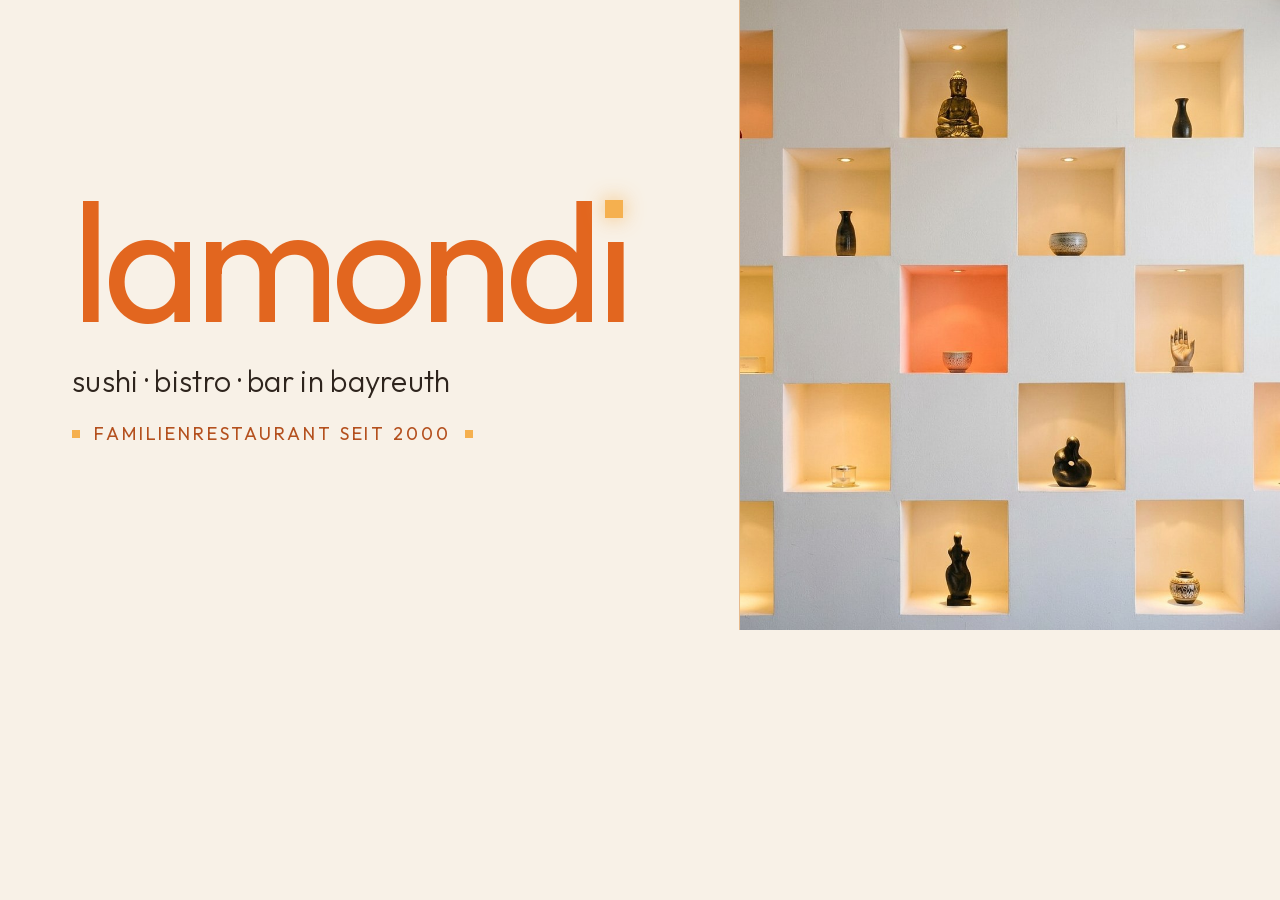
<file: _gen/og/og.html>
<!doctype html><html><head><meta charset="utf-8">
<style>
@font-face { font-family: Outfit; font-weight: 300 500; src: url(../../assets/fonts/outfit-latin.woff2) format("woff2"); }
html,body{margin:0;width:1200px;height:630px;overflow:hidden;background:#F8F1E7;font-family:Outfit,sans-serif}
.l{position:absolute;left:0;top:0;width:660px;height:630px;display:flex;flex-direction:column;justify-content:center;padding-left:72px;box-sizing:border-box}
.w{font-size:168px;font-weight:400;color:#E2661F;letter-spacing:-.04em;line-height:.9;position:relative;display:inline-block}
.w .d{position:relative;display:inline-block}
.w .d::after{content:"";position:absolute;left:.048em;top:.09em;width:.108em;height:.108em;background:#F5B04F;box-shadow:0 0 .12em rgba(245,176,79,.8)}
.t{margin-top:26px;font-size:30px;color:#2E241D;font-weight:300;letter-spacing:.01em}
.s{margin-top:22px;font-size:18px;color:#B4501E;letter-spacing:.16em;text-transform:uppercase;display:flex;align-items:center;gap:14px}
.s i{width:8px;height:8px;background:#F5B04F;display:inline-block}
.r{position:absolute;right:0;top:0;width:540px;height:630px;background:url(../../assets/img/wand-nischen.jpg) center/cover;border-left:1px solid #E6B98C}
.f{position:absolute;inset:24px;border:1px solid #E6B98C;pointer-events:none}
</style></head><body>
<div class="l"><div class="w">lamond<span class="d">ı</span></div>
<div class="t">sushi · bistro · bar in bayreuth</div>
<div class="s"><i></i>familienrestaurant seit 2000<i></i></div></div>
<div class="r"></div>
</body></html>
</file>
<file: css/style.css>
/* Outfit (OFL) — локально, без Google Fonts */
@font-face { font-family: "Outfit"; font-style: normal; font-weight: 300 500; font-display: swap;
  src: url(../assets/fonts/outfit-latin.woff2) format("woff2");
  unicode-range: U+0000-00FF, U+0131, U+0152-0153, U+02BB-02BC, U+02C6, U+02DA, U+02DC, U+0304, U+0308, U+0329, U+2000-206F, U+20AC, U+2122, U+2191, U+2193, U+2212, U+2215, U+FEFF, U+FFFD; }
@font-face { font-family: "Outfit"; font-style: normal; font-weight: 300 500; font-display: swap;
  src: url(../assets/fonts/outfit-latin-ext.woff2) format("woff2");
  unicode-range: U+0100-02BA, U+02BD-02C5, U+02C7-02CC, U+02CE-02D7, U+02DD-02FF, U+0304, U+0308, U+0329, U+1D00-1DBF, U+1E00-1E9F, U+1EF2-1EFF, U+2020, U+20A0-20AB, U+20AD-20C0, U+2113, U+2C60-2C7F, U+A720-A7FF; }

/* ==========================================================
   lamondi — Bayreuth
   Палитра по фото зала: оранжевые стены, светящиеся ниши
   стены-шахматки, белые скатерти, тёмный пол.
   ========================================================== */
:root {
  /* тёмная тема (29.10.2026): почти чёрный тёплый фон, светлый текст, оранжевый бренд */
  --bg: #000000;          /* фон — чисто чёрный */
  --ink: #F2E9DE;         /* текст — тёплый белый */
  --brand: #E2661F;       /* главный оранжевый: вордмарк, кнопки */
  --accent: #F28C4E;      /* светлее оранжевый: ссылки, ховеры (читается на чёрном) */
  --amber: #F5B04F;       /* светящаяся ниша */
  --glow: #FFE2B0;        /* центр свечения */
  --line: #4A3628;        /* тонкие рамки 1px */
  --muted: #A49689;
  --panel: #1A1410;       /* кнопка-бургер, ховеры */
  --dark: #000000;
  --on-brand: #FFF7EE;    /* текст на оранжевом */

  --font: "Outfit", "Helvetica Neue", Arial, sans-serif;
  --container: 1400px;
  --gutter: 20px;
  --section-gap: 150px;
  --header-h: 115px;
  color-scheme: dark;     /* тёмные поля формы и полосы прокрутки */
}
/* светлая тема — прежняя палитра (переключатель в шапке, выбор хранится в браузере) */
:root[data-theme="light"] {
  --bg: #F8F1E7; --ink: #2E241D; --accent: #B4501E; --line: #E6B98C; --muted: #7E7066;
  --panel: #F3E2CC; --dark: #1E1611; --on-brand: #F8F1E7;
  color-scheme: light;
}

*, *::before, *::after { box-sizing: border-box; }
/* Lenis — инерционная прокрутка */
html.lenis, html.lenis body { height: auto; }
.lenis.lenis-smooth { scroll-behavior: auto !important; }
.lenis.lenis-smooth [data-lenis-prevent] { overscroll-behavior: contain; }
.lenis.lenis-stopped { overflow: hidden; }
html { overflow-x: clip; -webkit-text-size-adjust: 100%; scroll-behavior: smooth; scroll-padding-top: 90px; }
body {
  margin: 0;
  background: var(--bg);
  color: var(--ink);
  font-family: var(--font);
  font-weight: 300;
  font-size: 14.3px;
  line-height: 1.6;
  -webkit-font-smoothing: antialiased;
}
img, video { display: block; max-width: 100%; }
a { color: var(--accent); text-decoration: none; transition: color .2s, opacity .2s; }
a:hover { color: var(--brand); }
button { font: inherit; color: inherit; cursor: pointer; }
h1, h2, h3, h4 { font-weight: 300; margin: 0; line-height: 1.15; }
p { margin: 0 0 1em; }

/* двуязычие: <span data-l="de">…</span><span data-l="en">…</span> */
html[lang="de"] [data-l="en"],
html[lang="en"] [data-l="de"] { display: none !important; }

.container { max-width: var(--container); margin: 0 auto; padding: 0 var(--gutter); }
.lc { text-transform: lowercase; }
.h3 { font-size: clamp(28px, 3.2vw, 41.5px); text-transform: lowercase; letter-spacing: -.01em; }
.h6 { font-size: 24.9px; text-transform: lowercase; }
.text-xl { font-size: clamp(20px, 1.8vw, 25px); line-height: 1.35; }
.section { padding-top: var(--section-gap); }
.border { border: 1px solid var(--line); }
.sr-only { position: absolute; width: 1px; height: 1px; overflow: hidden; clip: rect(0 0 0 0); white-space: nowrap; }

/* ---------- кнопки ---------- */
.btn {
  display: inline-flex; align-items: center; justify-content: center; gap: .5em;
  min-height: 48px; padding: 0 28px;
  border: 1px solid var(--line); background: transparent;
  color: var(--ink); font-weight: 500; font-size: 14.3px; text-transform: lowercase;
  transition: background .25s, color .25s, border-color .25s;
}
.btn:hover { background: var(--brand); border-color: var(--brand); color: var(--on-brand); }
.btn--solid { background: var(--brand); border-color: var(--brand); color: var(--on-brand); }
.btn--solid:hover { background: var(--ink); border-color: var(--ink); color: var(--bg); }
.btn--block { width: 100%; }

/* ---------- шапка ---------- */
.site-header {
  position: sticky; top: 0; z-index: 50;
  background: var(--bg);
  transition: box-shadow .3s;
}
.site-header.is-scrolled { box-shadow: 0 1px 0 var(--line); }
.header-in { display: flex; align-items: center; justify-content: space-between; height: 86px; gap: 24px; }
.logo-word { font-size: 30px; font-weight: 400; letter-spacing: -.035em; color: var(--brand); line-height: 1; }
/* главная: пока большое слово не «доехало», логотип в шапке скрыт */
.dock .site-header .logo-word { opacity: 0; pointer-events: none; transition: opacity .2s; }
.dock.dock-in .site-header .logo-word { opacity: 1; pointer-events: auto; }
.logo-ghost { position: fixed; left: 0; top: 0; z-index: 60; color: var(--brand); transform-origin: 0 0; will-change: transform; pointer-events: none; transition: opacity .2s; white-space: nowrap; }
.logo-word:hover { color: var(--accent); }
.nav-main { display: none; }
.nav-main ul { display: flex; align-items: center; list-style: none; margin: 0; padding: 0; }
.nav-main li { display: flex; align-items: center; }
.nav-main li + li::before { content: ""; width: 5px; height: 5px; background: var(--amber); margin: 0 22px; }
.nav-main a { color: var(--ink); font-weight: 500; text-transform: lowercase; }
.nav-main a:hover, .nav-main a[aria-current="page"] { color: var(--brand); }
.nav-main a:focus { outline: none; }
.nav-main a:focus-visible { outline: 1px solid var(--brand); outline-offset: 6px; }
.header-right { display: flex; align-items: center; gap: 14px; }
.lang-switch { display: flex; border: 1px solid var(--line); }
.theme-toggle { width: 34px; height: 30px; display: grid; place-items: center; border: 1px solid var(--line); background: none; color: var(--ink); padding: 0; cursor: pointer; }
.theme-toggle:hover { color: var(--brand); }
.theme-toggle svg { width: 16px; height: 16px; }
.theme-toggle .i-sun { display: none; }
:root[data-theme="light"] .theme-toggle .i-sun { display: block; }
:root[data-theme="light"] .theme-toggle .i-moon { display: none; }
.lang-switch button {
  border: 0; background: none; padding: 6px 9px; font-size: 12px; font-weight: 500; letter-spacing: .06em; color: var(--muted);
}
.lang-switch button[aria-pressed="true"] { background: var(--panel); color: var(--ink); }
.header-res { color: var(--ink); font-weight: 500; text-transform: lowercase; }
.burger {
  width: 40px; height: 40px; border: 0; background: var(--panel);
  display: grid; place-items: center; padding: 0;
}
.burger span { display: block; width: 18px; height: 1.5px; background: var(--ink); box-shadow: 0 -6px 0 var(--ink), 0 6px 0 var(--ink); }

@media (min-width: 960px) {
  .header-in { height: var(--header-h); }
  .logo-word { font-size: 36px; }
  .nav-main { display: block; }
  /* меню строго по центру страницы: левая и правая колонки равной ширины */
  .header-in { display: grid; grid-template-columns: 1fr auto 1fr; }
  .header-right { justify-self: end; }
  .header-res.link { display: none; }
  .burger { display: none; }
}
/* планшет в альбомной ориентации (iPad): то же меню, плотнее */
@media (min-width: 960px) and (max-width: 1199px) {
  .logo-word { font-size: 30px; }
  .nav-main li + li::before { margin: 0 14px; }
}

/* ---------- боковое меню ---------- */
.side-nav {
  position: fixed; inset: 0; z-index: 100; pointer-events: none; overflow: hidden;
}
.side-nav__scrim { position: absolute; inset: 0; background: rgba(0,0,0,.55); opacity: 0; transition: opacity .35s; }
.side-nav__panel {
  position: absolute; top: 0; right: 0; bottom: 0; width: min(440px, 100%);
  background: var(--bg); border-left: 1px solid var(--line);
  transform: translateX(100%); transition: transform .45s cubic-bezier(.2,.7,.2,1);
  display: flex; flex-direction: column; padding: 22px 28px 32px; overflow-y: auto;
}
.side-nav.is-open { pointer-events: auto; }
.side-nav.is-open .side-nav__scrim { opacity: 1; }
.side-nav.is-open .side-nav__panel { transform: none; }
.side-nav__top { display: flex; justify-content: space-between; align-items: center; margin-bottom: 40px; }
.side-nav__close { width: 40px; height: 40px; border: 0; background: var(--panel); font-size: 22px; line-height: 1; }
.side-nav ul { list-style: none; margin: 0; padding: 0; }
.side-nav li { border-bottom: 1px solid var(--line); }
.side-nav li a { display: block; padding: 16px 0; font-size: 26px; color: var(--ink); text-transform: lowercase; }
.side-nav li a:hover { color: var(--brand); padding-left: 6px; }
.side-nav__foot { margin-top: auto; padding-top: 32px; font-size: 14px; }
.side-nav__foot .lang-switch { display: inline-flex; margin-bottom: 18px; }

/* ---------- hero ---------- */
.hero { position: relative; padding: 10px 0 48px; }
.hero__word {
  display: block; color: var(--brand); font-weight: 400;
  line-height: .8; letter-spacing: -.035em; text-align: center; white-space: nowrap;
  font-size: 26vw; /* JS подгоняет под ширину контейнера */
  margin: 0 -.02em; padding-top: .06em;
}
.hero__since {
  display: flex; align-items: center; justify-content: center; gap: 14px; margin: 14px 0 0;
  font-size: 15px; font-weight: 500; letter-spacing: .14em; color: var(--accent);
}
.hero__since span { margin-right: -.14em; } /* компенсировать разрядку после последней буквы */
.hero__since::before, .hero__since::after { content: ""; width: 7px; height: 7px; background: var(--amber); box-shadow: 0 0 8px rgba(245,176,79,.7); }
.hero__sub { text-align: center; font-size: clamp(26px, 3.4vw, 50px); margin-top: .35em; color: var(--ink); text-transform: lowercase; }
.hero--page .hero__word { font-size: 18vw; }
/* вордмарк: точка над i — светящаяся ниша стены-шахматки */
.lm { white-space: nowrap; }
.idot { position: relative; }
.idot::after {
  content: ""; position: absolute; left: var(--dl, .02em); top: var(--dt, .05em); width: var(--dw, .1em); height: var(--dw, .1em);
  background: radial-gradient(circle at 50% 55%, var(--glow), var(--amber) 45%, var(--brand) 95%);
  box-shadow: 0 0 .12em rgba(245,176,79,.7);
  animation: glow 5s ease-in-out infinite;
}
.logo-word .idot::after, .footer-logo .idot::after { background: var(--amber); animation: none; }
@keyframes glow { 0%,100% { opacity: .95; } 50% { opacity: .55; } }
@media (prefers-reduced-motion: reduce) { .idot::after { animation: none !important; } html { scroll-behavior: auto; } }

/* кнопка меню под логотипом */
.jump { display: flex; justify-content: center; margin-top: 40px; }
.jump .btn { min-height: 56px; padding: 0 40px; }
.jump .btn--menu { gap: 14px; }
.jump .btn--menu:hover { background: var(--accent); border-color: var(--accent); }
.btn__arrow { width: 16px; height: 10px; flex: none; transition: transform .3s cubic-bezier(.16,1,.3,1); }
.btn:hover .btn__arrow { transform: translateX(4px); }

/* ---------- блок «о ресторане» ---------- */
.details { margin-top: 24px; }
.details__media { aspect-ratio: 16 / 8; overflow: hidden; background: var(--bg); }
.details__media { position: relative; }
.details__media img, .details__media video { width: 100%; height: 100%; object-fit: cover; }
.details__media video { position: absolute; inset: 0; }
/* ---------- стена с нишами (как в зале): белая стена, ниши в шахматном порядке,
   точечная подсветка сверху, внутри — статуэтки ---------- */
.wall { --wall: #FBF8F3; background: var(--wall); display: grid; }
.wall__cell { position: relative; aspect-ratio: 1; }
.niche {
  position: absolute; inset: 7%; border: 0; padding: 0; cursor: pointer; overflow: hidden; contain: paint;
  background: #F1D6B6; box-shadow: inset 0 0 0 1px rgba(160,110,60,.12);
  transition: filter .7s;
}
.niche img { display: block; width: 100%; height: 100%; object-fit: cover; }
.niche.off { filter: brightness(.62) saturate(.6); }

/* полоса под фото — два ряда ниш, едет при скролле */
.pattern-band { position: relative; overflow: hidden; background: #FBF8F3; border-top: 1px solid var(--line); }
.pattern-band .wall {
  grid-template-rows: repeat(2, 64px); grid-auto-flow: column; grid-auto-columns: 64px;
  width: max-content; margin-left: -120px; will-change: transform;
}
.pattern-band .niche { cursor: default; }

/* секция «die leuchtwand» */
.lw { --ink: #2E241D; --muted: #7E7066; --line: #E6B98C; --accent: #B4501E; --panel: #F3E2CC; color: var(--ink); position: relative; background: #FBF8F3; border: 1px solid var(--line); padding: 48px 24px; display: grid; gap: 40px; align-items: center; overflow: hidden; }
.lw::after { /* оранжевая светящаяся колонна, как справа от стены в зале */
  content: ""; position: absolute; top: 0; bottom: 0; right: 0; width: 18px;
  background: linear-gradient(90deg, var(--amber), var(--brand) 60%, #F08A2E);
  box-shadow: -10px 0 40px 8px rgba(245,140,50,.45);
}
.lw__text .h3 { margin-bottom: 18px; }
.lw__text p { color: var(--muted); max-width: 420px; }
.lw__text .hint { font-size: 12.5px; color: var(--accent); text-transform: lowercase; font-weight: 500; }
.lw__grid { grid-template-columns: repeat(6, 1fr); margin-right: 18px; }
@media (min-width: 900px) { .lw { grid-template-columns: 1fr 1.4fr; padding: 64px 0 64px 56px; gap: 64px; } .lw__grid { margin-right: 60px; } }
.details__grid { display: grid; grid-template-columns: minmax(0, 1fr); }
.details__main { padding: 48px 28px; }
.details__main .text-xl { max-width: 680px; margin-bottom: 1.2em; color: var(--ink); }
.details__main .lead { max-width: 560px; }
.info-rows { display: grid; gap: 28px; margin-top: 36px; grid-template-columns: repeat(auto-fit, minmax(min(200px, 100%), 1fr)); max-width: 760px; }
.info-rows h3 { font-size: 14.3px; font-weight: 500; text-transform: lowercase; margin-bottom: .5em; }
.hours { display: grid; grid-template-columns: auto 1fr; column-gap: 28px; row-gap: 2px; }
.details__side { border-top: 1px solid var(--line); padding: 48px 28px; }
.details__side p { font-size: 13.5px; }
.details__side .h6 { margin-bottom: 18px; }
.details__side .btn { margin: 10px 0 22px; }
.side-block + .side-block { margin-top: 44px; padding-top: 36px; border-top: 1px solid var(--line); }
@media (min-width: 900px) {
  .details__grid { grid-template-columns: minmax(0, 1fr) 380px; }
  .details__main { padding: 64px 56px; }
  .details__side { border-top: 0; border-left: 1px solid var(--line); padding: 64px 40px; }
}

/* ---------- любимые блюда (слайдер) ---------- */
.sec-head { display: flex; justify-content: space-between; align-items: flex-end; gap: 20px; margin-bottom: 28px; }
.slider-tools { display: flex; align-items: center; gap: 14px; font-weight: 500; font-size: 13px; white-space: nowrap; }
.sq-btn { width: 44px; height: 44px; border: 1px solid var(--line); background: transparent; display: grid; place-items: center; }
.sq-btn:hover { background: var(--panel); }
.sq-btn:disabled { opacity: .35; cursor: default; background: transparent; }
.sq-btn svg { width: 10px; height: 16px; }
@media (max-width: 420px) { .sec-head { flex-wrap: wrap; } .slider-tools { gap: 10px; } }
.fav { position: relative; border: 1px solid var(--line); overflow: hidden; }
/* обычная горизонтальная прокрутка браузера с прилипанием к слайдам */
.fav__track { display: flex; overflow-x: auto; scroll-snap-type: x mandatory; overscroll-behavior-x: contain; scrollbar-width: none; scroll-behavior: smooth; }
.fav__track::-webkit-scrollbar { display: none; }
.fav__slide { scroll-snap-align: start; scroll-snap-stop: always; }
.fav__slide { flex: 0 0 100%; display: grid; grid-template-columns: 1fr; }
.fav__img { aspect-ratio: 4 / 3; overflow: hidden; }
.fav__img img { width: 100%; height: 100%; object-fit: cover; }
.fav__text { padding: 28px; display: flex; flex-direction: column; justify-content: flex-start; }
.fav__text h3 { font-size: 26px; text-transform: lowercase; margin-bottom: 8px; }
.fav__text p { color: var(--muted); }
.fav__text .tag { font-size: 12px; text-transform: lowercase; color: var(--accent); margin-bottom: 18px; font-weight: 500; letter-spacing: .03em; }
@media (min-width: 900px) {
  .fav__slide { grid-template-columns: 2fr 1fr; height: clamp(420px, 64vh, 580px); }
  .fav__img { aspect-ratio: auto; height: 100%; border-right: 1px solid var(--line); }
  .fav__img img { padding: 24px; }
  .fav__text { padding: 48px 44px; text-align: right; align-items: flex-end; }
}

/* ---------- кейсы «картинка + текст» ---------- */
.split { display: grid; grid-template-columns: 1fr; margin-top: 28px; }
/* feiern + catering: текст и большой кадр буфета сверху */
.cat { display: grid; grid-template-columns: 1fr; gap: 28px; margin-top: 28px; }
.cat figure { margin: 0; }
.cat figure img { display: block; width: 100%; aspect-ratio: 3 / 2; object-fit: cover; border: 1px solid var(--line); }
.cat figcaption { margin-top: 10px; font-size: 12.5px; color: var(--muted); text-transform: lowercase; letter-spacing: .02em; display: flex; align-items: center; gap: 10px; }
.cat figcaption::before { content: ""; width: 6px; height: 6px; background: var(--amber); flex: none; }
.cat__text { border: 1px solid var(--line); padding: 32px 28px; display: flex; flex-direction: column; justify-content: center; gap: 4px; }
.cat__text .btn { align-self: flex-start; margin-top: 14px; }
@media (min-width: 900px) {
  .cat { grid-template-columns: repeat(12, minmax(0, 1fr)); column-gap: 32px; row-gap: 56px; }
  .cat__text { grid-column: 1 / 6; grid-row: 1; padding: 48px 44px; }
  .cat__main { grid-column: 6 / 13; grid-row: 1; }
  .cat .cat__main img { aspect-ratio: 4 / 3; }
}
.split__img { aspect-ratio: 3 / 2; overflow: hidden; }
.split__img img { width: 100%; height: 100%; object-fit: cover; }
.split__text { padding: 40px 28px; display: flex; flex-direction: column; justify-content: center; }
.split__text .text-xl { margin-bottom: 1em; }
.split__text .btn { align-self: flex-start; margin-top: 12px; }
@media (min-width: 900px) {
  .split { grid-template-columns: 1.25fr 1fr; }
  .split__img { aspect-ratio: auto; min-height: 560px; border-right: 1px solid var(--line); }
  .split__text { padding: 56px 56px; }
  .split--rev .split__img { order: 2; border-right: 0; border-left: 1px solid var(--line); }
}

/* ---------- raum + design ---------- */
.grid3 { display: grid; grid-template-columns: 1fr; gap: 24px; margin-top: 28px; }
.card3 { border: 1px solid var(--line); }
.card3__img { aspect-ratio: 1; overflow: hidden; }
.card3__img img { width: 100%; height: 100%; object-fit: cover; transition: transform .8s; }
.card3:hover .card3__img img { transform: scale(1.04); }
.card3__cap { padding: 18px 20px 22px; border-top: 1px solid var(--line); }
.card3__cap h3 { font-size: 20px; text-transform: lowercase; margin-bottom: 4px; }
.card3__cap p { color: var(--muted); margin: 0; }
@media (min-width: 760px) { .grid3 { grid-template-columns: repeat(3, 1fr); } }

/* ---------- подвал ---------- */
.site-footer { padding: 24px 0 40px; }
.footer-box { border: 1px solid var(--line); display: grid; grid-template-columns: 1fr; }
.footer-logo { display: grid; place-items: center; padding: 40px 24px; border-bottom: 1px solid var(--line); }
.footer-logo .word { font-size: 64px; color: var(--brand); font-weight: 400; letter-spacing: -.035em; line-height: .9; }
.footer-logo small { display: block; text-align: center; color: var(--ink); font-size: 16px; margin-top: 4px; }
.footer-cols { display: grid; grid-template-columns: 1fr 1fr; gap: 28px; padding: 32px 26px; }
.footer-cols h4 { font-size: 14.3px; font-weight: 500; text-transform: lowercase; margin-bottom: 10px; }
.footer-cols ul { list-style: none; margin: 0; padding: 0; }
.footer-cols li { margin: 0; }
/* одна сетка строк во всех колонках подвала */
.footer-cols p, .footer-cols li, .footer-cols .hours span { font-size: 15px; line-height: 1.75; margin: 0; }
.footer-cols .hours { row-gap: 0; }
.footer-cols a { color: var(--ink); }
.footer-cols a:hover { color: var(--brand); }
.footer-bottom { display: grid; grid-template-columns: 1fr; gap: 6px; padding-top: 18px; font-size: 12.5px; color: var(--muted); }
@media (min-width: 760px) { .footer-bottom { grid-template-columns: 1fr auto 1fr; } .footer-bottom > :nth-child(2) { text-align: center; } .footer-bottom > :nth-child(3) { text-align: right; } }
.footer-bottom a { color: var(--muted); }
@media (min-width: 900px) {
  .footer-box { grid-template-columns: 340px 1fr; }
  .footer-logo { border-bottom: 0; border-right: 1px solid var(--line); }
  .footer-cols { grid-template-columns: repeat(4, 1fr); padding: 44px 40px; }
}

/* ---------- внутренние страницы ---------- */
.page-intro { max-width: 760px; margin: 0 auto; text-align: center; }
.page-intro .text-xl { margin-top: 10px; }
.page-intro .res-call { margin-top: 30px; min-height: 56px; padding: 0 36px; gap: 10px; }

/* speisekarte */
.dish-strip { display: grid; grid-template-columns: repeat(3, 1fr); gap: 0; border: 1px solid var(--line); }
.dish-strip figure { margin: 0; aspect-ratio: 1; overflow: hidden; }
.dish-strip figure + figure { border-left: 1px solid var(--line); }
.dish-strip img { width: 100%; height: 100%; object-fit: cover; transition: transform .8s; animation: fadeIn .6s ease both; }
#menu { min-height: 100vh; }   /* при смене раздела страница не укорачивается — без прыжка прокрутки */
.dish-strip img[src*="sushi/"] { object-fit: contain; padding: 8%; background: var(--bg); }
@keyframes fadeIn { from { opacity: 0; } to { opacity: 1; } }
.dish-strip figure:hover img { transform: scale(1.05) rotate(2deg); }
@media (max-width: 759px) { .dish-strip figure:nth-child(n+4) { border-top: 1px solid var(--line); } .dish-strip figure:nth-child(4) { border-left: 0; } }
@media (min-width: 760px) { .dish-strip { grid-template-columns: repeat(6, 1fr); } }
.menu-tabs {
  position: sticky; top: 86px; z-index: 20; background: var(--bg);
  display: flex; gap: 0; overflow-x: auto; border: 1px solid var(--line); margin-top: 40px; scrollbar-width: none;
}
.menu-tabs::-webkit-scrollbar { display: none; }
.menu-tabs a {
  flex: 0 0 auto; padding: 16px 22px; color: var(--ink); font-weight: 500; text-transform: lowercase; white-space: nowrap;
}
.menu-tabs a + a { border-left: 1px solid var(--line); }
.menu-tabs a.is-active { background: var(--brand); color: var(--on-brand); }
@media (min-width: 960px) { .menu-tabs { top: var(--header-h); } }
.menu-cat { padding-top: 80px; }
.menu-cat__head { display: flex; justify-content: space-between; align-items: baseline; gap: 16px; border-bottom: 1px solid var(--line); padding-bottom: 14px; margin-bottom: 8px; }
.menu-cat__head p { color: var(--muted); margin: 0; max-width: 420px; text-align: right; }
@media (max-width: 599px) { .menu-cat__head { flex-direction: column; align-items: flex-start; gap: 6px; } .menu-cat__head p { text-align: left; } }
.menu-list { display: grid; grid-template-columns: 1fr; column-gap: 64px; }
@media (min-width: 900px) { .menu-list { grid-template-columns: 1fr 1fr; } }
.dish { display: grid; grid-template-columns: 1fr auto; gap: 4px 20px; padding: 18px 0; border-bottom: 1px dashed rgba(195,147,103,.3); }
.dish h3 { font-size: 18px; font-weight: 400; text-transform: lowercase; }
.dish .price { font-weight: 500; white-space: nowrap; }
.dish .price small { font-weight: 400; font-size: 12px; color: var(--muted); }
.lightbox .price small { font-size: 13px; color: var(--muted); }
.dish p { grid-column: 1 / -1; margin: 0; color: var(--muted); font-size: 13.5px; }
.dish .badges { display: inline-flex; gap: 6px; margin-left: 8px; vertical-align: 2px; }
.badge { font-size: 10.5px; font-weight: 500; border: 1px solid var(--line); padding: 1px 6px; color: var(--accent); text-transform: lowercase; }
.menu-groups { display: grid; grid-template-columns: repeat(3, minmax(0,1fr)); border: 1px solid var(--line); margin-top: 48px; }
.menu-groups button {
  font: inherit; background: none; border: 0; color: var(--ink); cursor: pointer; text-align: left;
  padding: 22px 22px 20px; display: grid; gap: 6px; transition: background .25s, color .25s;
}
.menu-groups button + button { border-left: 1px solid var(--line); }
.menu-groups b { font-weight: 400; font-size: clamp(17px, 4.2vw, 40px); line-height: 1; letter-spacing: -.02em; }
.menu-groups small { color: var(--muted); font-size: 13px; }
.menu-groups button:hover { background: var(--panel); }
.menu-groups button.is-active { background: var(--brand); color: var(--on-brand); }
.menu-groups button.is-active small { color: var(--glow); }
.menu-groups button:focus { outline: none; }
.menu-groups button:focus-visible { outline: 2px solid var(--ink); outline-offset: -4px; }
@media (max-width: 599px) { .menu-groups button { padding: 16px 10px 14px; } .menu-groups small { display: none; } }
.menu-tabs { margin-top: -1px; }
.dish sup { font-size: 9.5px; color: var(--muted); margin-left: 3px; font-weight: 400; }
.dish--hl h3, .dish--hl .price { color: var(--brand); } /* фирменная позиция */
.dish--hl .dish__thumb { border-color: var(--brand); }
.dish .vol { color: var(--accent); }
.menu-note p { margin: 0 0 10px; }
.menu-note p:last-child { margin: 0; }
.dish--img { grid-template-columns: 120px minmax(0,1fr) auto; column-gap: 18px; align-items: start; }
.dish--img .dish__thumb { grid-row: 1 / span 2; }
.dish--img p { grid-column: 2 / -1; }
.dish__thumb {
  width: 120px; aspect-ratio: 3 / 2; padding: 0; border: 1px solid var(--line); background: var(--bg); cursor: zoom-in; overflow: hidden;
}
.dish__thumb img { width: 100%; height: 100%; object-fit: contain; transition: transform .5s; }
.dish__thumb:hover img { transform: scale(1.08); }
@media (max-width: 599px) { .dish--img { grid-template-columns: 96px minmax(0,1fr) auto; column-gap: 14px; } .dish__thumb { width: 96px; } }
.lightbox {
  position: fixed; inset: 0; z-index: 100; background: rgba(30,22,17,.82); display: grid; place-items: center; padding: 24px;
  opacity: 0; pointer-events: none; transition: opacity .3s;
}
.lightbox.is-open { opacity: 1; pointer-events: auto; }
.lightbox figure { margin: 0; background: var(--bg); border: 1px solid var(--line); max-width: min(960px, 100%); cursor: zoom-out; }
.lightbox img { display: block; width: 100%; max-height: 74vh; object-fit: contain; }
.lightbox figcaption { display: flex; justify-content: space-between; gap: 16px; padding: 16px 20px; border-top: 1px solid var(--line); font-size: 18px; text-transform: lowercase; }
.menu-note { margin-top: 60px; padding: 24px 28px; border: 1px solid var(--line); color: var(--muted); font-size: 13px; }

/* reservierung */
.res-grid { display: grid; grid-template-columns: 1fr; margin-top: 40px; border: 1px solid var(--line); }
.res-form { padding: 36px 26px; }
.res-side { padding: 36px 26px; border-top: 1px solid var(--line); }
@media (min-width: 900px) {
  .res-grid { grid-template-columns: 1fr 400px; }
  .res-form { padding: 56px; }
  .res-side { border-top: 0; border-left: 1px solid var(--line); padding: 56px 40px; }
}
.fields { display: grid; grid-template-columns: 1fr; gap: 18px; }
@media (min-width: 640px) { .fields { grid-template-columns: 1fr 1fr; } .fields .full { grid-column: 1 / -1; } }
.field label { display: block; font-size: 12.5px; font-weight: 500; text-transform: lowercase; margin-bottom: 6px; }
.field input, .field select, .field textarea {
  width: 100%; height: 50px; border: 1px solid var(--line); background: transparent; color: var(--ink);
  font: inherit; padding: 0 14px; border-radius: 0; appearance: none; -webkit-appearance: none;
}
.field textarea { height: 110px; padding: 12px 14px; resize: vertical; }
.field input:focus, .field select:focus, .field textarea:focus { outline: none; border-color: var(--brand); box-shadow: inset 0 0 0 1px var(--brand); }
.form-msg { margin-top: 16px; min-height: 1.4em; }
.form-msg.ok { color: var(--accent); }

/* текстовые страницы */
.prose { max-width: 760px; margin: 0 auto; }
.prose h2 { font-size: 24px; text-transform: lowercase; margin: 2em 0 .6em; }
.prose h3 { font-size: 17px; font-weight: 500; margin: 1.6em 0 .4em; }
.prose a { text-decoration: underline; text-underline-offset: 3px; }

/* about */
.story { display: grid; grid-template-columns: 1fr; gap: 40px; align-items: start; }
@media (min-width: 900px) { .story { grid-template-columns: 1fr 1fr; gap: 80px; } }
.story__img { border: 1px solid var(--line); aspect-ratio: 4 / 5; overflow: hidden; }
.story__img img { width: 100%; height: 100%; object-fit: cover; }
.story__img--free { border: 0; } /* здание без неба — растворено в фоне */
@media (min-width: 900px) { .story--mid { align-items: center; } .story--mid > :last-child { padding-top: 190px; } } /* текст на уровне середины здания */
.values { display: grid; grid-template-columns: 1fr; border: 1px solid var(--line); margin-top: 28px; }
.values > div { padding: 32px 28px; }
.values > div + div { border-top: 1px solid var(--line); }
.values .num { font-size: 13px; color: var(--accent); font-weight: 500; }
.values h3 { font-size: 22px; text-transform: lowercase; margin: 10px 0 8px; }
.values p { color: var(--muted); margin: 0; }
@media (min-width: 900px) {
  .values { grid-template-columns: repeat(3, 1fr); }
  .values > div + div { border-top: 0; border-left: 1px solid var(--line); }
}

/* ---------- появление при скролле ---------- */
/* появление блоков: медленно, мягко, фото чуть «оседает» */
.reveal { opacity: 0; transform: translateY(16px); transition: opacity 1.2s cubic-bezier(.22,.61,.36,1), transform 1.4s cubic-bezier(.16,1,.3,1); transition-delay: var(--rd, 0s); }
.reveal.is-in { opacity: 1; transform: none; }
.reveal img { transform: scale(1.035); transition: transform 2.2s cubic-bezier(.16,1,.3,1); }
.reveal.is-in img { transform: none; }

/* переходы между страницами (Chrome, Safari 18+); в остальных браузерах — мягкое появление */
@view-transition { navigation: auto; }
::view-transition-old(root) { animation: vtOut .2s ease both; }      /* короткий одновременный перекрёст, без паузы */
::view-transition-new(root) { animation: vtIn .28s ease-out both; }
@keyframes vtOut { to { opacity: 0; } }
@keyframes vtIn { from { opacity: 0; } }
@supports not (view-transition-name: none) { main { animation: vtIn .25s ease-out both; } }

@media (prefers-reduced-motion: reduce) {
  .reveal, .reveal img { opacity: 1; transform: none; transition: none; }
  ::view-transition-old(root), ::view-transition-new(root) { animation: none; }
}

@media (max-width: 640px) {
  :root { --section-gap: 96px; --gutter: 16px; }
  .hours { column-gap: 18px; }
}

/* фото блюд сняты сверху на цвете сайта — вписываем целиком, без обрезки тарелок */
img[src*="assets/img/dish-"], img[src*="assets/img/fav-"] { object-fit: contain !important; background: var(--bg); }
.lightbox figcaption h3 { font-size: inherit; font-weight: 400; margin: 0; }
</file>
